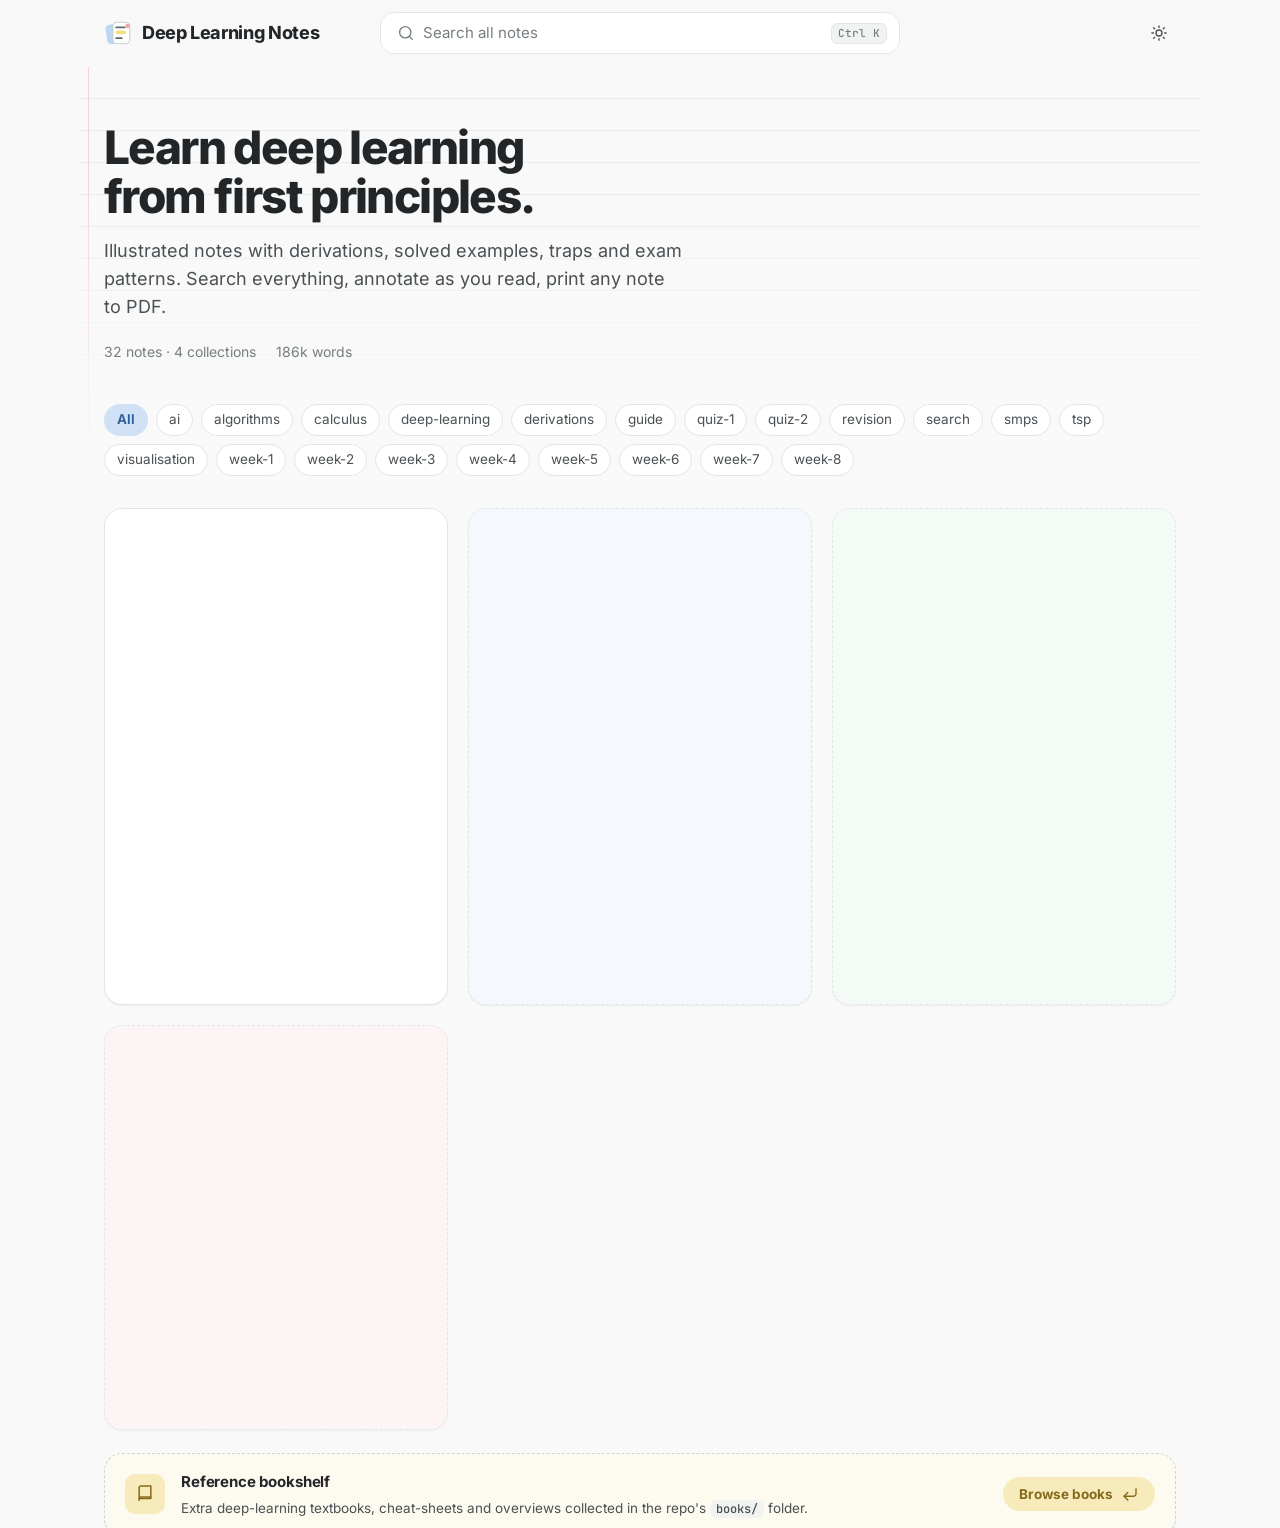
<file: index.html>
<!doctype html>
<html lang="en" data-theme="light">
<head>
  <meta charset="utf-8">
  <meta name="viewport" content="width=device-width, initial-scale=1, viewport-fit=cover">
  <title>Deep Learning Notes</title>
  <meta name="description" content="Illustrated deep learning notes with derivations, solved examples and exam patterns.">
  <meta name="color-scheme" content="light dark">
  <meta name="theme-color" content="#f8f9f8">
  <link rel="icon" href="assets/favicon.svg" type="image/svg+xml">
  <script src="config.js"></script>
  <script>
    /* Apply the saved theme before first paint (no flash). */
    (function () {
      var saved = null;
      try { saved = JSON.parse(localStorage.getItem('mg:theme')); } catch (e) {}
      var pref = saved || (window.SITE_CONFIG && SITE_CONFIG.defaultTheme) || 'system';
      var dark = pref === 'dark' || (pref === 'system' && window.matchMedia && matchMedia('(prefers-color-scheme: dark)').matches);
      document.documentElement.dataset.theme = dark ? 'dark' : 'light';
      var m = document.querySelector('meta[name="theme-color"]');
      if (m) m.content = dark ? '#222224' : '#f8f9f8';
    })();
  </script>
  <link rel="preload" href="assets/fonts/inter-latin-wght-normal.woff2" as="font" type="font/woff2" crossorigin>
  <link rel="stylesheet" href="assets/css/style.css">
  <script src="assets/js/mdmeta.js"></script>
  <link rel="modulepreload" href="assets/js/app.js">
</head>
<body data-view="home">
  <a class="skip" href="#app">Skip to content</a>

  <!-- icon sprite -->
  <svg xmlns="http://www.w3.org/2000/svg" width="0" height="0" style="position:absolute" aria-hidden="true" focusable="false">
    <symbol id="logo" viewBox="0 0 32 32">
      <rect x="2.5" y="6.5" width="17" height="21" rx="4.5" transform="rotate(-9 11 17)" fill="#bcd6f3"/>
      <rect x="9.5" y="4.5" width="18" height="23" rx="4.5" fill="#ffffff" stroke="#c5d3cb" stroke-width="1.2"/>
      <rect x="12.5" y="13.2" width="11" height="4.2" rx="2.1" fill="#f6df83"/>
      <path d="M13 10h9M13 21.5h6" stroke="#5c6b64" stroke-width="1.9" stroke-linecap="round" fill="none"/>
      <circle cx="25" cy="8.5" r="2.4" fill="#f2a6a6"/>
    </symbol>
    <symbol id="i-search" viewBox="0 0 24 24"><circle cx="11" cy="11" r="7.5"/><path d="m20.5 20.5-4.2-4.2"/></symbol>
    <symbol id="i-sun" viewBox="0 0 24 24"><circle cx="12" cy="12" r="4"/><path d="M12 2.5v2M12 19.5v2M4.9 4.9l1.4 1.4M17.7 17.7l1.4 1.4M2.5 12h2M19.5 12h2M6.3 17.7l-1.4 1.4M19.1 4.9l-1.4 1.4"/></symbol>
    <symbol id="i-moon" viewBox="0 0 24 24"><path d="M20.5 14.2A8.5 8.5 0 1 1 9.8 3.5a6.6 6.6 0 0 0 10.7 10.7Z"/></symbol>
    <symbol id="i-back" viewBox="0 0 24 24"><path d="m11 5-7 7 7 7M4 12h16"/></symbol>
    <symbol id="i-print" viewBox="0 0 24 24"><path d="M7 9V3h10v6"/><path d="M7 17H5a2 2 0 0 1-2-2v-4a2 2 0 0 1 2-2h14a2 2 0 0 1 2 2v4a2 2 0 0 1-2 2h-2"/><rect x="7" y="14" width="10" height="7" rx="1"/></symbol>
    <symbol id="i-highlighter" viewBox="0 0 24 24"><path d="m9 11-6 6v3h9l3-3"/><path d="m22 12-4.6 4.6a2 2 0 0 1-2.8 0l-5.2-5.2a2 2 0 0 1 0-2.8L14 4"/></symbol>
    <symbol id="i-panel" viewBox="0 0 24 24"><rect x="3" y="3.5" width="18" height="17" rx="3"/><path d="M9 3.5v17"/></symbol>
    <symbol id="i-pin" viewBox="0 0 24 24"><path d="M12 16.5V22"/><path d="M8.5 10.2a2 2 0 0 1-1.1 1.8l-1.8.9A2 2 0 0 0 4.5 14.7v.8a1 1 0 0 0 1 1h13a1 1 0 0 0 1-1v-.8a2 2 0 0 0-1.1-1.8l-1.8-.9a2 2 0 0 1-1.1-1.8V6.5a1 1 0 0 1 1-1 2 2 0 0 0 0-3.5H8.5a2 2 0 0 0 0 3.5 1 1 0 0 1 1 1z"/></symbol>
    <symbol id="i-x" viewBox="0 0 24 24"><path d="M18 6 6 18M6 6l12 12"/></symbol>
    <symbol id="i-copy" viewBox="0 0 24 24"><rect x="8" y="8" width="13" height="13" rx="2.5"/><path d="M4 16V5.5A1.5 1.5 0 0 1 5.5 4H16"/></symbol>
    <symbol id="i-check" viewBox="0 0 24 24"><path d="m4.5 12.5 5 5L19.5 7"/></symbol>
    <symbol id="i-trash" viewBox="0 0 24 24"><path d="M4 6.5h16M18.5 6.5V19a2 2 0 0 1-2 2h-9a2 2 0 0 1-2-2V6.5M9 6.5V4.5a1.5 1.5 0 0 1 1.5-1.5h3A1.5 1.5 0 0 1 15 4.5v2"/></symbol>
    <symbol id="i-note" viewBox="0 0 24 24"><path d="M20.5 15.5a2 2 0 0 1-2 2H8l-4.5 4V5.5a2 2 0 0 1 2-2h13a2 2 0 0 1 2 2z"/></symbol>
    <symbol id="i-maximize" viewBox="0 0 24 24"><path d="M8.5 3.5H5.5a2 2 0 0 0-2 2v3M20.5 8.5v-3a2 2 0 0 0-2-2h-3M3.5 15.5v3a2 2 0 0 0 2 2h3M15.5 20.5h3a2 2 0 0 0 2-2v-3"/></symbol>
    <symbol id="i-plus" viewBox="0 0 24 24"><path d="M5 12h14M12 5v14"/></symbol>
    <symbol id="i-minus" viewBox="0 0 24 24"><path d="M5 12h14"/></symbol>
    <symbol id="i-download" viewBox="0 0 24 24"><path d="M20.5 15v4a2 2 0 0 1-2 2h-13a2 2 0 0 1-2-2v-4M7.5 10.5 12 15l4.5-4.5M12 15V3.5"/></symbol>
    <symbol id="i-upload" viewBox="0 0 24 24"><path d="M20.5 15v4a2 2 0 0 1-2 2h-13a2 2 0 0 1-2-2v-4M7.5 8 12 3.5 16.5 8M12 3.5V15"/></symbol>
    <symbol id="i-undo" viewBox="0 0 24 24"><path d="M3.5 7.5v5.5H9"/><path d="M20.5 17a8.5 8.5 0 0 0-8.5-8.5A8.5 8.5 0 0 0 5.9 11l-2.4 2"/></symbol>
    <symbol id="i-file" viewBox="0 0 24 24"><path d="M14.5 2.5H6.5a2 2 0 0 0-2 2v15a2 2 0 0 0 2 2h11a2 2 0 0 0 2-2V7.5z"/><path d="M14 2.5V8h5.5M8.5 13h7M8.5 17h5"/></symbol>
    <symbol id="i-folder" viewBox="0 0 24 24"><path d="M3.5 6.5a2 2 0 0 1 2-2h4l2 2.5h7a2 2 0 0 1 2 2v8a2 2 0 0 1-2 2h-13a2 2 0 0 1-2-2z"/><path d="M3.5 10.5h17"/></symbol>
    <symbol id="i-book" viewBox="0 0 24 24"><path d="M5 4.5a2 2 0 0 1 2-2h12v15H7a2 2 0 0 0-2 2V4.5z"/><path d="M5 17.5a2 2 0 0 1 2-2h12"/></symbol>
    <symbol id="i-enter" viewBox="0 0 24 24"><path d="M20 5v6.5a3.5 3.5 0 0 1-3.5 3.5H4"/><path d="m9 10-5 5 5 5"/></symbol>
    <symbol id="i-updown" viewBox="0 0 24 24"><path d="m8 9 4-4 4 4M8 15l4 4 4-4"/></symbol>
  </svg>

  <header class="site-header" id="siteHeader">
    <div class="hdr">
      <a class="brand" href="#/" aria-label="Home">
        <svg width="30" height="30" aria-hidden="true"><use href="#logo"/></svg>
        <span id="brandName">Deep Learning Notes</span>
      </a>
      <button class="search-trigger" id="searchOpen" type="button" aria-label="Search all notes" aria-haspopup="dialog">
        <svg class="i" aria-hidden="true"><use href="#i-search"/></svg>
        <span>Search all notes</span>
        <kbd id="searchKbd">/</kbd>
      </button>
      <div class="hdr-actions">
        <button class="icon-btn theme-btn" id="themeBtn" type="button" aria-label="Toggle light and dark theme" title="Toggle theme">
          <svg class="i i-sun" aria-hidden="true"><use href="#i-sun"/></svg>
          <svg class="i i-moon" aria-hidden="true"><use href="#i-moon"/></svg>
        </button>
      </div>
    </div>
  </header>

  <main id="app" tabindex="-1"></main>

  <footer class="site-footer">
    <p>Made by <a href="https://atharvk.pages.dev" target="_blank" rel="noopener noreferrer">1mystic</a></p>
    <p>To contribute, visit <a href="https://github.com/1mystic/Deep-Learning-Notes/contribute.md" target="_blank" rel="noopener noreferrer">the contribution guide</a>.</p>
  </footer>

  <noscript><div class="notice"><h2>JavaScript is required</h2><p>This site renders markdown notes in your browser.</p></div></noscript>
  <script type="module" src="assets/js/app.js"></script>
</body>
</html>
</file>
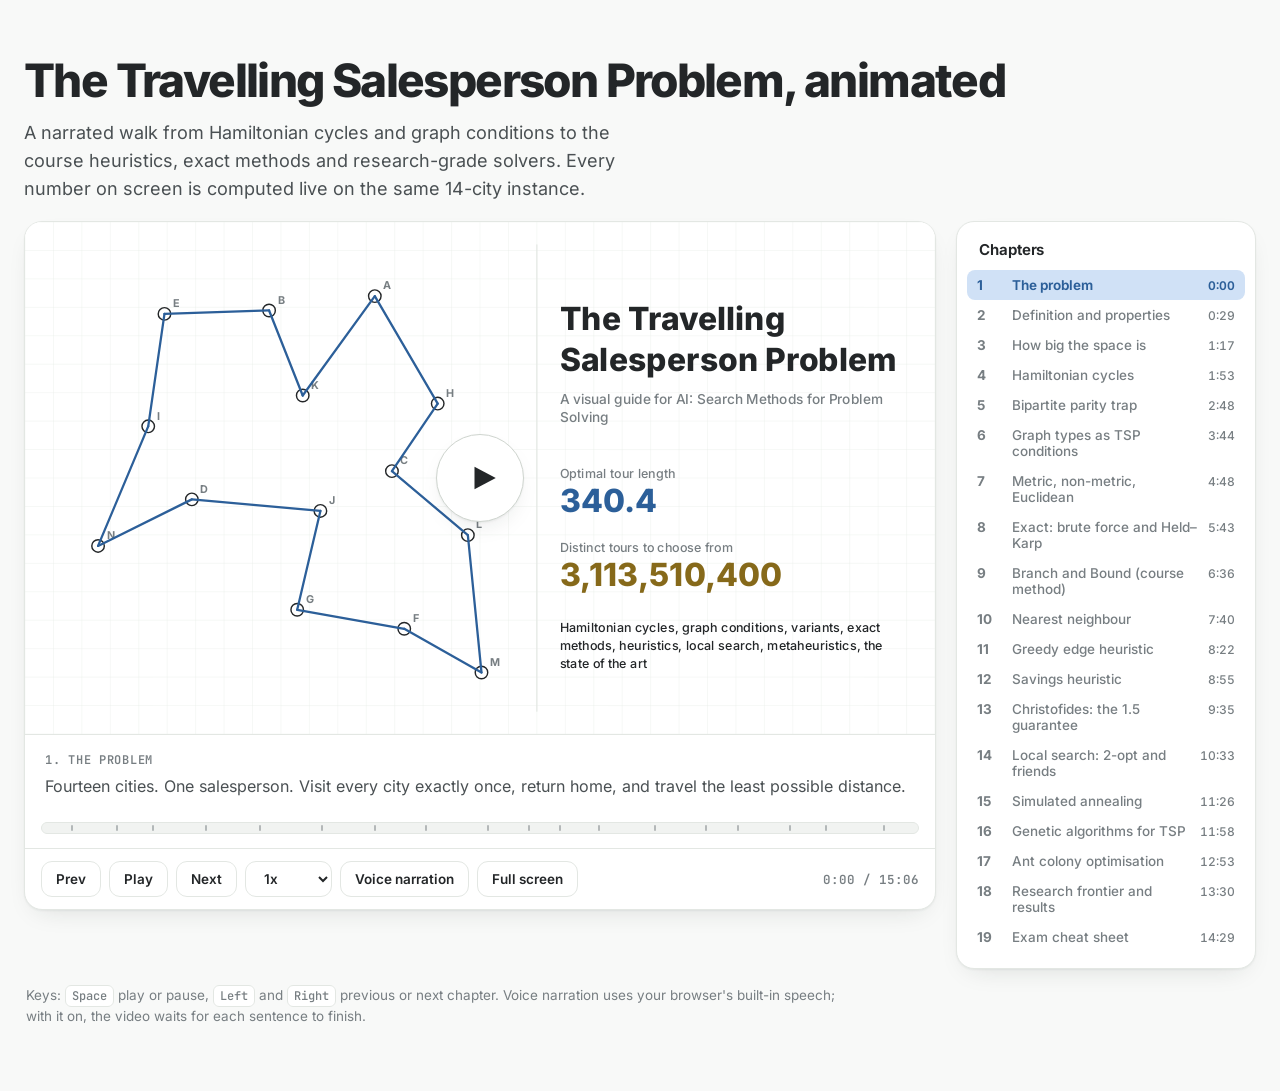
<file: algorithmic-search/tsp-hamiltonian-cycles.html>
<!doctype html>
<html lang="en">
<head>
<meta charset="utf-8">
<meta name="viewport" content="width=device-width, initial-scale=1, viewport-fit=cover">
<title>TSP, visually: from Hamiltonian cycles to research-grade solvers</title>
<link rel="icon" href="../assets/favicon.svg" type="image/svg+xml">
<link rel="preload" href="../assets/fonts/inter-latin-wght-normal.woff2" as="font" type="font/woff2" crossorigin>
<style>
@font-face {
  font-family: "Inter"; font-style: normal; font-weight: 100 900; font-display: swap;
  src: url("../assets/fonts/inter-latin-wght-normal.woff2") format("woff2");
  unicode-range: U+0000-00FF, U+0131, U+0152-0153, U+02BB-02BC, U+02C6, U+02DA, U+02DC, U+0304, U+0308, U+0329, U+2000-206F, U+20AC, U+2122, U+2191, U+2193, U+2212, U+2215, U+FEFF, U+FFFD;
}
@font-face {
  font-family: "JetBrains Mono"; font-style: normal; font-weight: 100 800; font-display: swap;
  src: url("../assets/fonts/jetbrains-mono-latin-wght-normal.woff2") format("woff2");
  unicode-range: U+0000-00FF, U+0131, U+0152-0153, U+02BB-02BC, U+02C6, U+02DA, U+02DC, U+0304, U+0308, U+0329, U+2000-206F, U+20AC, U+2122, U+2191, U+2193, U+2212, U+2215, U+FEFF, U+FFFD;
}
:root{
  --font:"Readex Pro","Inter",-apple-system,BlinkMacSystemFont,"Segoe UI","Helvetica Neue",Helvetica,Roboto,Arial,sans-serif;
  --mono:"JetBrains Mono",ui-monospace,SFMono-Regular,Menlo,Consolas,monospace;
  --bg:#f8f9f8; --panel:#ffffff; --ink:#232628; --fg-2:#4a5053; --muted:#777e82; --grid:#e3e7e3;
  --route:#2c5f99; --gold:#86691a; --teal:#2e6a46; --rose:#a44a4d; --chip:#f1f3f1;
  --line-strong:#cfd5cf; --blue:#d0e1f6; --blue-ink:#2c5f99;
  --shadow:0 1px 2px rgba(25,40,32,.05),0 10px 28px -14px rgba(25,40,32,.18);
  box-sizing:border-box; padding-top:env(safe-area-inset-top,0px); padding-bottom:env(safe-area-inset-bottom,0px);
}
@media (prefers-color-scheme: dark){
  :root:not([data-theme="light"]){
    --bg:#222224; --panel:#29292c; --ink:#ececee; --fg-2:#c8c8ce; --muted:#9a9aa3; --grid:#36363b;
    --route:#a9c8ee; --gold:#ecd990; --teal:#a9d9b6; --rose:#f0b3b3; --chip:#303034;
    --line-strong:#484850; --blue:#27374c; --blue-ink:#a9c8ee;
    --shadow:0 1px 2px rgba(0,0,0,.3),0 10px 28px -14px rgba(0,0,0,.6);
  }
}
:root[data-theme="dark"]{
  --bg:#222224; --panel:#29292c; --ink:#ececee; --fg-2:#c8c8ce; --muted:#9a9aa3; --grid:#36363b;
  --route:#a9c8ee; --gold:#ecd990; --teal:#a9d9b6; --rose:#f0b3b3; --chip:#303034;
  --line-strong:#484850; --blue:#27374c; --blue-ink:#a9c8ee;
  --shadow:0 1px 2px rgba(0,0,0,.3),0 10px 28px -14px rgba(0,0,0,.6);
}
html{scroll-padding-top:env(safe-area-inset-top,0px)}
*{box-sizing:border-box}
* { scrollbar-width: thin; scrollbar-color: var(--line-strong) transparent; }
*::-webkit-scrollbar { width: 10px; height: 10px; }
*::-webkit-scrollbar-track { background: transparent; }
*::-webkit-scrollbar-thumb { background: var(--line-strong); border-radius: 999px; border: 3px solid transparent; background-clip: content-box; }
*::-webkit-scrollbar-thumb:hover { background: var(--muted); border: 3px solid transparent; background-clip: content-box; }
body{margin:0;background:var(--bg);color:var(--ink);font-family:var(--font);font-size:16px;line-height:1.6;-webkit-font-smoothing:antialiased;text-rendering:optimizeLegibility}
.wrap{max-width:1440px;margin:0 auto;padding:56px 24px 64px}
header h1{font-size:clamp(30px,4.8vw,46px);line-height:1.07;letter-spacing:-.035em;font-weight:800;margin:0 0 14px;text-wrap:balance}
header p{margin:0 0 18px;color:var(--fg-2);font-size:18px;line-height:1.55;max-width:54ch;text-wrap:pretty}
.layout{display:grid;grid-template-columns:minmax(0,1fr) 300px;gap:20px;align-items:start}
@media (max-width:980px){.layout{grid-template-columns:1fr}}
.player{background:var(--panel);border:1px solid var(--grid);border-radius:18px;overflow:hidden;box-shadow:var(--shadow)}
.stage{position:relative;width:100%;aspect-ratio:16/9;background:var(--panel)}
.stage canvas{position:absolute;inset:0;width:100%;height:100%;display:block}
.bigplay{position:absolute;inset:0;margin:auto;width:88px;height:88px;border-radius:50%;border:1.5px solid var(--line-strong);background:var(--panel);color:var(--ink);cursor:pointer;display:grid;place-items:center;box-shadow:var(--shadow);transition:transform .15s,border-color .15s}
.bigplay:hover{transform:scale(1.04);border-color:var(--blue-ink)}
.bigplay svg{width:34px;height:34px;margin-left:5px}
.bigplay.hide{display:none}
.caption{min-height:5.4em;padding:16px 20px;border-top:1px solid var(--grid);font-size:16px;line-height:1.6;color:var(--fg-2)}
.caption .ct{font-family:var(--mono);font-weight:600;font-size:12px;color:var(--muted);display:block;margin-bottom:4px;letter-spacing:.06em;text-transform:uppercase}
.controls{display:flex;flex-wrap:wrap;gap:8px;align-items:center;padding:12px 16px;border-top:1px solid var(--grid)}
.controls button,.controls select{font:600 13.5px var(--font);color:var(--ink);background:var(--panel);border:1px solid var(--grid);border-radius:11px;padding:0 14px;height:36px;cursor:pointer;transition:background .15s,border-color .15s}
.controls button:hover,.controls select:hover{border-color:var(--line-strong)}
.controls button[aria-pressed="true"]{background:var(--blue);color:var(--blue-ink);border-color:transparent}
.controls button:focus-visible,.controls select:focus-visible,.chap button:focus-visible,.bigplay:focus-visible,.bar:focus-visible{outline:2px solid var(--blue-ink);outline-offset:2px}
.time{font:600 12.5px var(--mono);color:var(--muted);margin-left:auto;font-variant-numeric:tabular-nums}
.bar{position:relative;height:12px;margin:2px 16px 14px;cursor:pointer;border-radius:999px;background:var(--chip);border:1px solid var(--grid)}
.bar .fill{position:absolute;left:0;top:0;bottom:0;border-radius:inherit;background:var(--route)}
.bar .tick{position:absolute;top:2px;bottom:2px;width:2px;background:var(--muted);opacity:.5;border-radius:2px}
.chap{background:var(--panel);border:1px solid var(--grid);border-radius:18px;padding:12px 10px 16px;max-height:calc(100vh - 40px);overflow:auto;box-shadow:var(--shadow)}
.chap h2{font-size:15px;margin:4px 12px 8px;font-weight:650;letter-spacing:-.005em}
.chap ol{list-style:none;margin:0;padding:0;counter-reset:c}
.chap li{counter-increment:c}
.chap button{width:100%;text-align:left;display:grid;grid-template-columns:2em 1fr auto;gap:8px;align-items:baseline;background:none;border:0;border-radius:8px;padding:7px 10px;color:var(--muted);font:500 13.5px var(--font);cursor:pointer;transition:background .12s,color .12s}
.chap button::before{content:counter(c);color:var(--muted);font-weight:700}
.chap button:hover{color:var(--ink);background:var(--chip)}
.chap button span{color:var(--muted);font-size:12px;font-variant-numeric:tabular-nums}
.chap button.on{background:var(--blue);color:var(--blue-ink);font-weight:650}
.chap button.on::before,.chap button.on span{color:var(--blue-ink)}
.note{color:var(--muted);font-size:13.5px;margin:16px 2px 0;line-height:1.55;max-width:90ch}
kbd{font:500 12px var(--mono);border:1px solid var(--grid);background:var(--panel);color:var(--muted);border-radius:6px;padding:2px 6px}
@media (max-width:760px){
  .wrap{padding:40px 16px 56px}
  header p{font-size:16.5px}
  .layout{gap:16px}
  .caption{min-height:0;font-size:15px}
}
</style>
</head>
<body>
<div class="wrap">
<header>
  <h1>The Travelling Salesperson Problem, animated</h1>
  <p>A narrated walk from Hamiltonian cycles and graph conditions to the course heuristics, exact methods and research-grade solvers. Every number on screen is computed live on the same 14-city instance.</p>
</header>
<div class="layout">
  <div class="player">
    <div class="stage" id="stage">
      <canvas id="cv" aria-label="Animated TSP explanation"></canvas>
      <button class="bigplay" id="bigplay" aria-label="Play video"><svg viewBox="0 0 24 24" fill="currentColor"><path d="M6 4l15 8-15 8z"/></svg></button>
    </div>
    <div class="caption" id="cap" aria-live="polite"><span class="ct" id="capt">Chapter</span><span id="capx"></span></div>
    <div class="bar" id="bar" role="slider" tabindex="0" aria-label="Seek"><div class="fill" id="fill"></div></div>
    <div class="controls">
      <button id="prev" aria-label="Previous chapter">Prev</button>
      <button id="play">Play</button>
      <button id="next" aria-label="Next chapter">Next</button>
      <select id="rate" aria-label="Speed"><option value="0.75">0.75x</option><option value="1" selected>1x</option><option value="1.25">1.25x</option><option value="1.5">1.5x</option><option value="2">2x</option></select>
      <button id="narr" aria-pressed="false">Voice narration</button>
      <button id="fs">Full screen</button>
      <span class="time" id="time">0:00 / 0:00</span>
    </div>
  </div>
  <nav class="chap" aria-label="Chapters"><h2>Chapters</h2><ol id="chaps"></ol></nav>
</div>
<p class="note">Keys: <kbd>Space</kbd> play or pause, <kbd>Left</kbd> and <kbd>Right</kbd> previous or next chapter. Voice narration uses your browser's built-in speech; with it on, the video waits for each sentence to finish.</p>
</div>
<script>
const SEED=3;
// ---------- TSP algorithm engine (all values computed, nothing hard-coded) ----------
function mulberry32(a){return function(){a|=0;a=a+0x6D2B79F5|0;let t=Math.imul(a^a>>>15,1|a);t=t+Math.imul(t^t>>>7,61|t)^t;return((t^t>>>14)>>>0)/4294967296}}
const TSP = (function(){
  const N = 14;
  const rnd = mulberry32(SEED);
  const P = [];
  while(P.length<N){
    const p=[0.06+0.88*rnd(),0.06+0.88*rnd()];
    if(P.every(q=>Math.hypot(p[0]-q[0],p[1]-q[1])>0.17)) P.push(p);
  }
  const D = P.map(a=>P.map(b=>Math.hypot(a[0]-b[0],a[1]-b[1])*100));
  const L = t=>{let s=0;for(let i=0;i<t.length;i++)s+=D[t[i]][t[(i+1)%t.length]];return s};
  // nearest neighbour
  function nn(s){const v=new Array(N).fill(false);const t=[s];v[s]=true;let c=s;
    while(t.length<N){let b=-1;for(let j=0;j<N;j++)if(!v[j]&&(b<0||D[c][j]<D[c][b]))b=j;t.push(b);v[b]=true;c=b}return t}
  const nnTour=nn(0);
  // greedy edge
  function greedy(){const E=[];for(let i=0;i<N;i++)for(let j=i+1;j<N;j++)E.push([D[i][j],i,j]);E.sort((a,b)=>a[0]-b[0]);
    const deg=new Array(N).fill(0),par=[...Array(N).keys()];const f=x=>par[x]===x?x:(par[x]=f(par[x]));
    const log=[],acc=[];for(const [w,i,j] of E){if(acc.length===N)break;let st='ok';
      if(deg[i]>=2||deg[j]>=2)st='deg';else if(f(i)===f(j)&&acc.length<N-1)st='cycle';
      log.push({i,j,st});if(st==='ok'){deg[i]++;deg[j]++;par[f(i)]=f(j);acc.push([i,j])}}
    return {log,edges:acc}}
  function edgesToTour(edges){const adj=[...Array(N)].map(()=>[]);edges.forEach(([a,b])=>{adj[a].push(b);adj[b].push(a)});
    const t=[0];let prev=-1,c=0;while(t.length<N){const n=adj[c][0]!==prev?adj[c][0]:adj[c][1];prev=c;c=n;t.push(c)}return t}
  const gr=greedy();const greedyTour=edgesToTour(gr.edges);
  // savings (Clarke-Wright), hub 0
  function savings(){const hub=0;const S=[];for(let i=1;i<N;i++)for(let j=i+1;j<N;j++)S.push([D[hub][i]+D[hub][j]-D[i][j],i,j]);S.sort((a,b)=>b[0]-a[0]);
    let routes=[];for(let i=1;i<N;i++)routes.push([i]);const merges=[];
    const find=x=>routes.findIndex(r=>r.includes(x));
    for(const [s,i,j] of S){if(routes.length===1)break;const a=find(i),b=find(j);if(a===b)continue;
      let A=routes[a],B=routes[b];const endA=A[0]===i||A[A.length-1]===i,endB=B[0]===j||B[B.length-1]===j;if(!endA||!endB)continue;
      if(A[A.length-1]!==i)A=A.slice().reverse();if(B[0]!==j)B=B.slice().reverse();const M=A.concat(B);
      routes=routes.filter((_,k)=>k!==a&&k!==b);routes.push(M);merges.push({i,j,s,routes:routes.map(r=>r.slice())})}
    return {merges,tour:[0].concat(routes[0])}}
  const sv=savings();
  // MST (Prim)
  function prim(){const inT=new Array(N).fill(false),key=new Array(N).fill(1e9),p=new Array(N).fill(-1);key[0]=0;const E=[];
    for(let k=0;k<N;k++){let u=-1;for(let v=0;v<N;v++)if(!inT[v]&&(u<0||key[v]<key[u]))u=v;inT[u]=true;if(p[u]>=0)E.push([p[u],u]);
      for(let v=0;v<N;v++)if(!inT[v]&&D[u][v]<key[v]){key[v]=D[u][v];p[v]=u}}return E}
  const mst=prim();const mstLen=mst.reduce((s,[a,b])=>s+D[a][b],0);
  const degM=new Array(N).fill(0);mst.forEach(([a,b])=>{degM[a]++;degM[b]++});
  const odd=[...Array(N).keys()].filter(i=>degM[i]%2);
  function minMatch(V){const k=V.length,memo=new Map();
    function go(m){if(m===(1<<k)-1)return[0,[]];if(memo.has(m))return memo.get(m);let i=0;while(m>>i&1)i++;let best=[1e18,null];
      for(let j=i+1;j<k;j++)if(!(m>>j&1)){const r=go(m|1<<i|1<<j);const c=r[0]+D[V[i]][V[j]];if(c<best[0])best=[c,[[V[i],V[j]]].concat(r[1])]}
      memo.set(m,best);return best}return go(0)[1]}
  const match=minMatch(odd);
  function euler(E){const adj=[...Array(N)].map(()=>[]);E.forEach(([a,b],id)=>{adj[a].push([b,id]);adj[b].push([a,id])});
    const used=new Array(E.length).fill(false),st=[0],circ=[];while(st.length){const v=st[st.length-1];while(adj[v].length&&used[adj[v][adj[v].length-1][1]])adj[v].pop();
      if(!adj[v].length){circ.push(st.pop())}else{const [w,id]=adj[v].pop();used[id]=true;st.push(w)}}return circ}
  const eul=euler(mst.concat(match));const seen=new Set();const chrTour=[];eul.forEach(v=>{if(!seen.has(v)){seen.add(v);chrTour.push(v)}});
  // 2-opt (best improvement) from NN
  function twoOpt(t0){let t=t0.slice();const moves=[];while(true){let best=0,bi=-1,bj=-1;
      for(let i=0;i<N-1;i++)for(let j=i+2;j<N;j++){if(i===0&&j===N-1)continue;const a=t[i],b=t[i+1],c=t[j],d=t[(j+1)%N];
        const g=D[a][b]+D[c][d]-D[a][c]-D[b][d];if(g>best+1e-9){best=g;bi=i;bj=j}}
      if(bi<0)break;const before=t.slice();const a=t[bi],b=t[bi+1],c=t[bj],d=t[(bj+1)%N];
      t=t.slice(0,bi+1).concat(t.slice(bi+1,bj+1).reverse(),t.slice(bj+1));moves.push({before,after:t.slice(),rem:[[a,b],[c,d]],add:[[a,c],[b,d]],gain:best,len:L(t)})}
    return {moves,tour:t}}
  const two=twoOpt(nnTour);
  // Held-Karp optimal
  function heldKarp(){const F=1<<N;const dp=new Float64Array(F*N).fill(1e18),pr=new Int8Array(F*N).fill(-1);dp[1*N+0]=0;
    for(let m=1;m<F;m+=2)for(let j=0;j<N;j++){const cur=dp[m*N+j];if(cur>=1e18)continue;for(let k=1;k<N;k++)if(!(m>>k&1)){const nm=m|1<<k,v=cur+D[j][k];if(v<dp[nm*N+k]){dp[nm*N+k]=v;pr[nm*N+k]=j}}}
    let best=1e18,bj=-1;for(let j=1;j<N;j++){const v=dp[(F-1)*N+j]+D[j][0];if(v<best){best=v;bj=j}}
    const t=[];let m=F-1,j=bj;while(j!==-1){t.push(j);const p=pr[m*N+j];m&=~(1<<j);j=p}return t.reverse()}
  const opt=heldKarp();
  // Simulated annealing (2-opt neighbourhood)
  function sa(){const r=mulberry32(7);let t=[...Array(N).keys()];for(let i=N-1;i>0;i--){const j=Math.floor(r()*(i+1));[t[i],t[j]]=[t[j],t[i]]}
    let cur=L(t),best=t.slice(),bl=cur,T=60;const snaps=[];const iters=9000;
    for(let it=0;it<iters;it++){let i=1+Math.floor(r()*(N-1)),j=1+Math.floor(r()*(N-1));if(i>j)[i,j]=[j,i];if(i===j)continue;
      const nt=t.slice(0,i).concat(t.slice(i,j+1).reverse(),t.slice(j+1));const nl=L(nt);const dE=nl-cur;
      if(dE<0||r()<Math.exp(-dE/T)){t=nt;cur=nl;if(cur<bl){bl=cur;best=t.slice()}}T*=0.9993;
      if(it%150===0)snaps.push({t:t.slice(),T,len:cur,best:bl})}
    snaps.push({t:best.slice(),T,len:bl,best:bl});return {snaps,tour:best}}
  const saR=sa();
  // Ant System
  function aco(){const r=mulberry32(11);const tau=[...Array(N)].map(()=>new Array(N).fill(1));const a=1,b=3,rho=0.4,Q=100;let best=null,bl=1e18;const snaps=[];
    for(let it=0;it<30;it++){const tours=[];for(let k=0;k<N;k++){const s=k%N;const t=[s],v=new Set([s]);while(t.length<N){const c=t[t.length-1];const w=[];let sum=0;
          for(let j=0;j<N;j++)if(!v.has(j)){const x=Math.pow(tau[c][j],a)*Math.pow(1/D[c][j],b);w.push([j,x]);sum+=x}
          let u=r()*sum,ch=w[w.length-1][0];for(const [j,x] of w){u-=x;if(u<=0){ch=j;break}}t.push(ch);v.add(ch)}tours.push(t)}
      for(let i=0;i<N;i++)for(let j=0;j<N;j++)tau[i][j]*=1-rho;
      tours.forEach(t=>{const l=L(t);if(l<bl){bl=l;best=t.slice()}for(let i=0;i<N;i++){const x=t[i],y=t[(i+1)%N];tau[x][y]+=Q/l;tau[y][x]+=Q/l}});
      let mx=0;tau.forEach(row=>row.forEach(v=>mx=Math.max(mx,v)));snaps.push({tau:tau.map(row=>row.map(v=>v/mx)),best:best.slice(),bl})}
    return {snaps,tour:best}}
  const ac=aco();
  return {N,P,D,L,nnTour,gr,greedyTour,sv,mst,mstLen,odd,match,eul,chrTour,two,opt,saR,ac};
})();
// ---------- Branch & Bound on a 5-city matrix (course bound: sum of two cheapest edges per city / 2) ----------
const BB = (function(){
  const names=['A','B','C','D','E'];
  const M=[[0,3,1,5,8],[3,0,6,7,9],[1,6,0,4,2],[5,7,4,0,3],[8,9,2,3,0]];
  const n=5;
  function lb(path){let s=0;const pos=new Map(path.map((c,i)=>[c,i]));
    for(let c=0;c<n;c++){const fixed=[];if(pos.has(c)){const i=pos.get(c);if(i>0)fixed.push(M[c][path[i-1]]);if(i<path.length-1)fixed.push(M[c][path[i+1]])}
      if(path.length===n&&(i=>i===0||i===n-1)(pos.get(c))){fixed.push(M[path[0]][path[n-1]])}
      const exclude=new Set();if(pos.has(c)){const i=pos.get(c);if(i>0)exclude.add(path[i-1]);if(i<path.length-1)exclude.add(path[i+1])}
      const rest=[];for(let d=0;d<n;d++)if(d!==c&&!exclude.has(d))rest.push(M[c][d]);rest.sort((a,b)=>a-b);
      let k=0;while(fixed.length<2)fixed.push(rest[k++]);s+=fixed[0]+fixed[1]}return s/2}
  const rows=M.map((r,i)=>{const o=r.filter((_,j)=>j!==i).sort((a,b)=>a-b);return {two:[o[0],o[1]],sum:o[0]+o[1]}});
  const rootLB=lb([0]);
  // best-first B&B over prefixes starting at A
  let open=[{path:[0],lb:rootLB}],best=Infinity,bestPath=null;const log=[];let expanded=0,generated=1;
  while(open.length){open.sort((a,b)=>a.lb-b.lb||b.path.length-a.path.length);const nd=open.shift();
    if(nd.lb>=best){log.push({path:nd.path,lb:nd.lb,act:'prune'});continue}
    if(nd.path.length===n){const c=nd.lb;if(c<best){best=c;bestPath=nd.path}log.push({path:nd.path,lb:c,act:'tour'});continue}
    expanded++;log.push({path:nd.path,lb:nd.lb,act:'expand'});
    for(let c=1;c<n;c++)if(!nd.path.includes(c)){const p=nd.path.concat(c);generated++;open.push({path:p,lb:lb(p)})}}
  return {names,M,rows,rootLB,log,best,bestPath,expanded,generated};
})();

// ================= rendering core =================
const W=1600,H=900, FS='Inter, "Helvetica Neue", Arial, sans-serif';
const cv=document.getElementById('cv'), ctx=cv.getContext('2d');
let C={};
function readColors(){const cs=getComputedStyle(document.documentElement);['bg','panel','ink','muted','grid','route','gold','teal','rose','chip'].forEach(k=>C[k]=cs.getPropertyValue('--'+k).trim())}
readColors();
try{matchMedia('(prefers-color-scheme: dark)').addEventListener('change',()=>{readColors();render()})}catch(e){}
function resize(){const r=cv.getBoundingClientRect(),d=window.devicePixelRatio||1;cv.width=Math.round(r.width*d);cv.height=Math.round(r.height*d);render()}
const clamp=(x,a=0,b=1)=>Math.max(a,Math.min(b,x));
const ease=x=>x<.5?2*x*x:1-Math.pow(-2*x+2,2)/2;
const lin=(t,a,b)=>clamp((t-a)/(b-a));
const pr=(t,a,b)=>ease(lin(t,a,b));
function txt(s,x,y,o={}){ctx.save();ctx.font=`${o.w||500} ${o.s||24}px ${FS}`;ctx.fillStyle=o.c||C.ink;ctx.textAlign=o.a||'left';ctx.textBaseline=o.b||'alphabetic';ctx.globalAlpha=o.al??1;ctx.fillText(s,x,y);ctx.restore()}
function wrap(s,x,y,maxW,lh,o={}){ctx.save();ctx.font=`${o.w||500} ${o.s||24}px ${FS}`;const words=s.split(' ');let line='';const lines=[];
  for(const w of words){const tl=line?line+' '+w:w;if(ctx.measureText(tl).width>maxW&&line){lines.push(line);line=w}else line=tl}if(line)lines.push(line);ctx.restore();
  lines.forEach((l,i)=>txt(l,x,y+i*lh,o));return y+lines.length*lh}
function ln(x1,y1,x2,y2,c,w=2,dash=null,al=1){ctx.save();ctx.strokeStyle=c;ctx.lineWidth=w;ctx.lineCap='round';ctx.globalAlpha=al;if(dash)ctx.setLineDash(dash);ctx.beginPath();ctx.moveTo(x1,y1);ctx.lineTo(x2,y2);ctx.stroke();ctx.restore()}
function dot(x,y,r,fill,stroke,sw=2,al=1){ctx.save();ctx.globalAlpha=al;ctx.beginPath();ctx.arc(x,y,r,0,7);if(fill){ctx.fillStyle=fill;ctx.fill()}if(stroke){ctx.strokeStyle=stroke;ctx.lineWidth=sw;ctx.stroke()}ctx.restore()}
function rect(x,y,w,h,fill,stroke,sw=2,al=1){ctx.save();ctx.globalAlpha=al;if(fill){ctx.fillStyle=fill;ctx.fillRect(x,y,w,h)}if(stroke){ctx.strokeStyle=stroke;ctx.lineWidth=sw;ctx.strokeRect(x,y,w,h)}ctx.restore()}
function arrow(x1,y1,x2,y2,c,w=2.5,curve=0,al=1){ctx.save();ctx.globalAlpha=al;ctx.strokeStyle=c;ctx.fillStyle=c;ctx.lineWidth=w;const mx=(x1+x2)/2-(y2-y1)*curve,my=(y1+y2)/2+(x2-x1)*curve;
  ctx.beginPath();ctx.moveTo(x1,y1);ctx.quadraticCurveTo(mx,my,x2,y2);ctx.stroke();const a=Math.atan2(y2-my,x2-mx);ctx.beginPath();ctx.moveTo(x2,y2);ctx.lineTo(x2-14*Math.cos(a-.4),y2-14*Math.sin(a-.4));ctx.lineTo(x2-14*Math.cos(a+.4),y2-14*Math.sin(a+.4));ctx.fill();ctx.restore();return[mx,my]}
const f1=x=>x.toFixed(1), fmt=x=>x.toLocaleString('en-US');
// map
const MX=60,MY=56,MW=800,MH=790;
const {N,P,D,L}=TSP;const LET='ABCDEFGHIJKLMN';
const M=i=>[MX+P[i][0]*MW,MY+P[i][1]*MH];
const OPT=L(TSP.opt);const gap=x=>((x/OPT-1)*100).toFixed(1)+'%';
function edge(a,b,c,w=3,p=1,dash=null,al=1){const [x1,y1]=M(a),[x2,y2]=M(b);ln(x1,y1,x1+(x2-x1)*p,y1+(y2-y1)*p,c,w,dash,al)}
function cities(o={}){for(let i=0;i<N;i++){const a=o.appear?o.appear(i):1;if(a<=0)continue;const [x,y]=M(i);const col=o.col?o.col(i):null;
  dot(x,y,11*Math.min(1,a*1.3),col||C.panel,col?C.ink:C.ink,2.5,a);txt(LET[i],x+15,y-12,{s:19,w:700,c:C.muted,al:a})}}
function tour(t,p=1,c=C.route,w=4,al=1){const n=t.length,k=p*n;for(let i=0;i<n;i++){const q=clamp(k-i);if(q<=0)break;edge(t[i],t[(i+1)%n],c,w,q,null,al)}}
function panelRule(){ln(900,40,900,860,C.grid,2)}
function heading(s,y=96){txt(s,940,y,{s:34,w:800})}
function lines(arr,t,x=940,y=150,lh=40,mw=600){let yy=y;for(const it of arr){const a=pr(t,it.at,it.at+.6);if(a<=0)continue;yy=wrap(it.s,x,yy,mw,it.lh||36,{s:it.sz||26,w:it.w||500,c:it.c||C.ink,al:a})+(lh-36)}return yy}
function bg(){ctx.fillStyle=C.panel;ctx.fillRect(0,0,W,H);ctx.save();ctx.strokeStyle=C.grid;ctx.globalAlpha=.55;ctx.lineWidth=1;for(let x=0;x<=W;x+=50){ctx.beginPath();ctx.moveTo(x,0);ctx.lineTo(x,H);ctx.stroke()}for(let y=0;y<=H;y+=50){ctx.beginPath();ctx.moveTo(0,y);ctx.lineTo(W,y);ctx.stroke()}ctx.restore()}
const cap=(s)=>[Math.max(3.2,1.1+s.split(/\s+/).length*0.36),s];
const fact=n=>{let r=1n;for(let i=2n;i<=BigInt(n);i++)r*=i;return r};
const toursN=Number(fact(N-1)/2n);

// precomputed extras
const nnAll=(()=>{let best=1e9,bs=0;for(let s=0;s<N;s++){const v=new Array(N).fill(false);const t=[s];v[s]=true;let c=s;while(t.length<N){let b=-1;for(let j=0;j<N;j++)if(!v[j]&&(b<0||D[c][j]<D[c][b]))b=j;t.push(b);v[b]=true;c=b}const l=L(t);if(l<best){best=l;bs=s}}return{best,bs}})();
const matchCost=TSP.match.reduce((s,[a,b])=>s+D[a][b],0);
const eulLen=(()=>{let s=0;for(let i=0;i+1<TSP.eul.length;i++)s+=D[TSP.eul[i]][TSP.eul[i+1]];return s})();
const nnL=L(TSP.nnTour),grL=L(TSP.greedyTour),svL=L(TSP.sv.tour),chL=L(TSP.chrTour),twL=L(TSP.two.tour),saL=L(TSP.saR.tour),acL=L(TSP.ac.tour);
const nm=t=>t.map(i=>LET[i]).join(' ');

// ================= scenes =================
const SC=[];
// 1 intro
SC.push({title:'The problem',caps:[
 cap(`Fourteen cities. One salesperson. Visit every city exactly once, return home, and travel the least possible distance.`),
 cap(`That closed loop is the shortest of ${fmt(toursN)} possible tours. Finding it, and proving it is the shortest, is the Travelling Salesperson Problem.`),
 cap(`We will build the theory, the graph conditions that decide whether a tour can even exist, and every major way to solve it, from the course heuristics to research-grade solvers.`)],
 draw(t,S){cities({appear:i=>pr(t,.2+i*.09,.6+i*.09)});tour(TSP.opt,pr(t,1.8,S.at(1)-.3));panelRule();
  txt('The Travelling',940,190,{s:56,w:800,al:pr(t,.3,1.2)});txt('Salesperson Problem',940,262,{s:56,w:800,al:pr(t,.5,1.4)});
  wrap('A visual guide for AI: Search Methods for Problem Solving',940,320,600,32,{s:24,c:C.muted,al:pr(t,.8,1.8)});
  const a=pr(t,S.at(1),S.at(1)+1);txt('Optimal tour length',940,450,{s:22,c:C.muted,al:a});txt(f1(OPT),940,510,{s:56,w:800,c:C.route,al:a});
  txt('Distinct tours to choose from',940,580,{s:22,c:C.muted,al:a});txt(fmt(Math.round(toursN*pr(t,S.at(1),S.at(1)+3))),940,640,{s:56,w:800,c:C.gold,al:a});
  wrap('Hamiltonian cycles, graph conditions, variants, exact methods, heuristics, local search, metaheuristics, the state of the art',940,720,600,32,{s:22,al:pr(t,S.at(2),S.at(2)+1)});}});
// 2 definition
SC.push({title:'Definition and properties',caps:[
 cap(`Formally, TSP takes a complete graph whose edges carry costs, and asks for a Hamiltonian cycle of minimum total cost.`),
 cap(`With 14 cities the complete graph has n times n minus 1 over 2, that is 91 edges. Every tour uses exactly 14 of them, two at each city.`),
 cap(`Fix the start city and ignore direction: a symmetric instance has n minus 1 factorial over 2 distinct tours. If costs are asymmetric, direction matters and the count doubles.`),
 cap(`The decision version, is there a tour of cost at most k, is NP-complete. The optimisation version is NP-hard, and even confirming that a given tour is optimal is hard, a point your course notes contrast with SAT.`)],
 draw(t,S){const pe=pr(t,.3,S.at(1));let k=0;for(let i=0;i<N;i++)for(let j=i+1;j<N;j++){k++;if(k/91<=pe)edge(i,j,C.muted,1.2,1,null,.45)}
  if(t>S.at(1))tour(TSP.opt,pr(t,S.at(1)+.5,S.at(1)+3),C.route,4.5);cities({col:i=>t>S.at(1)+3?C.gold:null});panelRule();heading('What TSP asks');
  lines([{s:'Input: a complete graph, cost c(i, j) on every edge',at:.4},{s:'Output: a Hamiltonian cycle of minimum total cost',at:1.4},
   {s:'Edges n(n−1)/2 = 91. A tour uses n = 14 edges, degree 2 at every city.',at:S.at(1)+.3,c:C.route,w:600},
   {s:'Distinct tours: (n−1)!/2 symmetric, (n−1)! asymmetric',at:S.at(2)+.3,c:C.gold,w:600},
   {s:'Decision version: NP-complete',at:S.at(3)+.3},{s:'Optimisation version: NP-hard',at:S.at(3)+1.5},
   {s:'Trap: a SAT certificate is checked in polynomial time; a claimed optimal tour is not, since you would need to rule out every cheaper tour.',at:S.at(3)+3,c:C.rose}],t,940,160,52);}});
// 3 explosion
SC.push({title:'How big the space is',caps:[
 cap(`How fast does the space grow? On a log scale, gold bars count TSP tours, blue is the 2 to the n of a SAT problem with n variables, and teal is the work of the Held-Karp dynamic program.`),
 cap(`At thirty cities there are about 4 times 10 to the 30 tours. That is billions of times more than the number of nanoseconds since the Big Bang.`),
 cap(`So blind enumeration is out. The course moves to heuristics, lower bounds and local search, and we will follow the same path.`)],
 draw(t,S){const ns=[5,10,15,20,25,30],X0=150,X1=1520,Y0=780,Hh=620,top=32;ln(X0,Y0,X1,Y0,C.ink,2);ln(X0,Y0,X0,Y0-Hh,C.ink,2);
  for(let e=0;e<=32;e+=8){const y=Y0-e/top*Hh;ln(X0-6,y,X1,y,C.grid,1);txt('10^'+e,X0-12,y+7,{s:18,a:'right',c:C.muted})}
  const g=pr(t,.5,S.at(1)-.5),gw=(X1-X0)/ns.length;
  ns.forEach((n,i)=>{const vals=[[Math.log10(Number(fact(n-1)))-Math.log10(2),C.gold],[n*Math.log10(2),C.route],[Math.log10(n*n)+n*Math.log10(2),C.teal]];
   vals.forEach(([v,c],j)=>{const h=v/top*Hh*g,x=X0+i*gw+30+j*62;rect(x,Y0-h,52,h,c);if(g>.95)txt(v.toFixed(0),x+26,Y0-h-8,{s:16,w:700,a:'center',c:C.ink})});
   txt('n = '+n,X0+i*gw+30+93,Y0+32,{s:20,w:700,a:'center'})});
  const ny=Math.log10(13.8e9*3.156e7*1e9),a=pr(t,S.at(1),S.at(1)+1);const yy=Y0-ny/top*Hh;ln(X0,yy,X1,yy,C.rose,3,[10,8],a);txt('nanoseconds since the Big Bang ≈ 4.4 × 10^26',X0+20,yy-12,{s:22,w:700,c:C.rose,al:a});txt('log10 of the count',X0-12,Y0-Hh-20,{s:18,c:C.muted,a:'left'});
  [['TSP tours (n−1)!/2',C.gold],['SAT 2^n',C.route],['Held-Karp n²·2^n',C.teal]].forEach(([s,c],i)=>{rect(X0+20+i*330,70,22,22,c);txt(s,X0+52+i*330,89,{s:21,w:600})});}});
// 4 Hamiltonian
SC.push({title:'Hamiltonian cycles',caps:[
 cap(`A Hamiltonian cycle visits every vertex exactly once and returns to the start. TSP is the weighted, optimisation version of this yes-or-no question.`),
 cap(`Left, the walk closes cleanly. Right, a bow-tie. The centre is a cut vertex, so any closed walk covering both triangles must pass through it twice. No Hamiltonian cycle exists.`),
 cap(`Quick necessary checks: the graph must be 2-connected, meaning no cut vertex, and every vertex needs degree at least 2.`),
 cap(`Quick sufficient checks: Dirac, every degree at least n over 2. Ore, every non-adjacent pair has degrees summing to at least n. These guarantee a cycle, but failing them proves nothing.`),
 cap(`Deciding whether a Hamiltonian cycle exists is NP-complete. Do not confuse it with an Euler circuit, which uses every edge once and only needs a connected graph with all degrees even.`)],
 draw(t,S){const A=[...Array(6)].map((_,i)=>[400+175*Math.cos(i*Math.PI/3-Math.PI/2),330+175*Math.sin(i*Math.PI/3-Math.PI/2)]);
  const EA=[[0,1],[1,2],[2,3],[3,4],[4,5],[5,0],[0,3],[1,4]];EA.forEach(([a,b])=>ln(...A[a],...A[b],C.muted,2));
  const pa=pr(t,.8,S.at(1)+3);for(let i=0;i<6;i++){const q=clamp(pa*6-i);if(q>0)ln(A[i][0],A[i][1],A[i][0]+(A[(i+1)%6][0]-A[i][0])*q,A[i][1]+(A[(i+1)%6][1]-A[i][1])*q,C.route,6)}
  A.forEach((p,i)=>{dot(...p,15,pa*6>i?C.gold:C.panel,C.ink,2.5);txt(String(i+1),p[0],p[1]+6,{s:16,w:700,a:'center'})});
  txt(pa>=1?'Hamiltonian cycle found':'Searching…',400,580,{s:24,w:700,a:'center',c:pa>=1?C.route:C.muted});
  const B={L1:[960,190],L2:[960,470],C:[1160,330],R1:[1360,190],R2:[1360,470]};const EB=[['L1','L2'],['L1','C'],['L2','C'],['R1','R2'],['R1','C'],['R2','C']];
  EB.forEach(([a,b])=>ln(...B[a],...B[b],C.muted,2));const walk=['C','L1','L2','C'];const pb=pr(t,S.at(1),S.at(1)+4);
  for(let i=0;i<3;i++){const q=clamp(pb*3-i);if(q>0){const a=B[walk[i]],b=B[walk[i+1]];ln(a[0],a[1],a[0]+(b[0]-a[0])*q,a[1]+(b[1]-a[1])*q,i===2?C.rose:C.route,6)}}
  Object.entries(B).forEach(([k,p])=>{const cut=k==='C'&&pb>=1;dot(...p,15,cut?C.rose:C.panel,C.ink,2.5);txt(k==='C'?'c':k.toLowerCase(),p[0],p[1]+6,{s:16,w:700,a:'center',c:cut?C.panel:C.ink})});
  if(pb>=1){txt('c reached twice, r1 and r2 never: no cycle',1160,580,{s:24,w:700,a:'center',c:C.rose})}
  lines([{s:'Necessary: 2-connected (no cut vertex), every degree ≥ 2',at:S.at(2)+.2,w:600},
   {s:'Sufficient: Dirac, deg(v) ≥ n/2 for all v.  Ore, deg(u) + deg(v) ≥ n for every non-adjacent pair',at:S.at(3)+.2,w:600,c:C.teal},
   {s:'Hamiltonian cycle: NP-complete.  Euler circuit: connected and all degrees even, linear time.',at:S.at(4)+.2,w:600,c:C.gold}],t,140,660,46,1340);}});
// 5 bipartite
const g3=[],g34=[];for(let r=0;r<3;r++)for(let c=0;c<3;c++)g3.push([r,c]);for(let r=0;r<3;r++)for(let c=0;c<4;c++)g34.push([r,c]);
const hc34=[[0,0],[0,1],[0,2],[0,3],[1,3],[2,3],[2,2],[1,2],[1,1],[2,1],[2,0],[1,0]];
SC.push({title:'Bipartite parity trap',caps:[
 cap(`Bipartite graphs give a powerful parity trap. Colour the vertices with two colours so every edge joins different colours.`),
 cap(`Any cycle in a bipartite graph alternates colours, so a Hamiltonian cycle needs exactly as many vertices of each colour.`),
 cap(`A 3 by 3 grid has 5 gold and 4 blue, so it has no Hamiltonian cycle, and no tour if roads are only grid edges. In general an m by n grid has one only when m times n is even.`),
 cap(`The 3 by 4 grid is balanced, six and six, and the cycle appears. Likewise K two three has none, while K three three has one. K m n is Hamiltonian only when m equals n.`),
 cap(`Exam trick: whenever you see a grid, a chessboard, or any two-colourable graph, count the colours before you search.`)],
 draw(t,S){const sp=120;const P3=([r,c])=>[160+c*sp,170+r*sp],P4=([r,c])=>[880+c*sp,170+r*sp];
  const col=(r,c)=>(r+c)%2===0?C.gold:C.route;const ca=pr(t,.5,2);
  const edges=(G,F,R,Cc)=>{for(let r=0;r<R;r++)for(let c=0;c<Cc;c++){if(c+1<Cc)ln(...F([r,c]),...F([r,c+1]),C.muted,2);if(r+1<R)ln(...F([r,c]),...F([r+1,c]),C.muted,2)}};
  edges(g3,P3,3,3);edges(g34,P4,3,4);
  const ph=pr(t,S.at(3),S.at(3)+3);for(let i=0;i<12;i++){const q=clamp(ph*12-i);if(q>0){const a=P4(hc34[i]),b=P4(hc34[(i+1)%12]);ln(a[0],a[1],a[0]+(b[0]-a[0])*q,a[1]+(b[1]-a[1])*q,C.teal,7)}}
  g3.forEach(([r,c])=>dot(...P3([r,c]),17,ca>0?col(r,c):C.panel,C.ink,2.5));g34.forEach(([r,c])=>dot(...P4([r,c]),17,ca>0?col(r,c):C.panel,C.ink,2.5));
  txt('3 × 3 grid',280,120,{s:24,w:700,a:'center'});txt('3 × 4 grid',1060,120,{s:24,w:700,a:'center'});
  const a2=pr(t,S.at(2),S.at(2)+1);txt('5 gold, 4 blue',280,470,{s:26,w:800,a:'center',c:C.rose,al:a2});txt('unbalanced: impossible',280,505,{s:22,a:'center',c:C.rose,al:a2});
  const a3=pr(t,S.at(3),S.at(3)+1);txt('6 gold, 6 blue',1060,470,{s:26,w:800,a:'center',c:C.teal,al:a3});
  const a1=pr(t,S.at(1),S.at(1)+1);wrap('A cycle alternates gold, blue, gold, blue … so it needs equal counts.',560,560,520,32,{s:22,w:600,al:a1});
  // K23 / K33
  const ak=pr(t,S.at(3)+2,S.at(3)+3);if(ak>0){const kb=(x0,m,n,ok)=>{const T=[...Array(m)].map((_,i)=>[x0+(i-(m-1)/2)*90,640]),B=[...Array(n)].map((_,i)=>[x0+(i-(n-1)/2)*90,780]);
    T.forEach(a=>B.forEach(b=>ln(...a,...b,C.muted,1.8,null,ak)));T.forEach(p=>dot(...p,13,C.gold,C.ink,2,ak));B.forEach(p=>dot(...p,13,C.route,C.ink,2,ak));
    txt(`K${m},${n}: ${ok?'Hamiltonian':'not Hamiltonian'}`,x0,835,{s:22,w:700,a:'center',c:ok?C.teal:C.rose,al:ak})};kb(280,2,3,false);kb(1060,3,3,true)}
  const a4=pr(t,S.at(4),S.at(4)+1);if(a4>0){rect(1270,600,300,200,C.chip,C.ink,2,a4);wrap('Two-colourable? Count colours first. Unequal counts mean no tour, no search needed.',1290,645,260,32,{s:23,w:700,al:a4})}}});
// 6 graph types -> TSP formulation
SC.push({title:'Graph types as TSP conditions',caps:[
 cap(`Which graph you start from decides which TSP you are solving. A complete undirected graph, where c of i j equals c of j i, gives the standard symmetric TSP.`),
 cap(`Directed costs, like one-way streets or flights with different fares each way, give the asymmetric TSP. Direction now matters, so there are n minus 1 factorial tours.`),
 cap(`Missing roads? Complete the graph with very expensive edges of cost M. If the optimal tour still uses an M edge, the original graph had no Hamiltonian cycle at all.`),
 cap(`Turn that around and you get a reduction: give real edges cost 1 and non-edges cost 2. A tour of cost exactly n exists if and only if the graph is Hamiltonian, so TSP is at least as hard as the Hamiltonian cycle problem.`),
 cap(`Push the non-edge cost up to rho times n, and any rho-approximation would decide Hamiltonicity. That is why general TSP has no constant-factor approximation unless P equals NP.`)],
 draw(t,S){const pan=[[30,40],[810,40],[30,470],[810,470]];
  const pent=(x,y,r)=>[...Array(5)].map((_,i)=>[x+r*Math.cos(i*2*Math.PI/5-Math.PI/2),y+r*Math.sin(i*2*Math.PI/5-Math.PI/2)]);
  pan.forEach(([x,y],k)=>{const a=pr(t,S.at(k),S.at(k)+.8);if(a<=0)return;rect(x,y,760,390,null,C.ink,2,a);
   const V=pent(x+175,y+205,125);
   if(k===0){for(let i=0;i<5;i++)for(let j=i+1;j<5;j++)ln(...V[i],...V[j],C.route,2.5,null,a);txt('Complete + undirected',x+340,y+80,{s:26,w:800,al:a});wrap('Symmetric TSP: c(i, j) = c(j, i). Tours = (n−1)!/2.',x+340,y+130,390,32,{s:22,al:a})}
   if(k===1){const p1=[x+90,y+220],p2=[x+290,y+220];const m1=arrow(p1[0]+16,p1[1]-8,p2[0]-16,p2[1]-8,C.route,3,.35,a),m2=arrow(p2[0]-16,p2[1]+8,p1[0]+16,p1[1]+8,C.rose,3,.35,a);
     txt('4',m1[0],m1[1]+4,{s:24,w:800,a:'center',c:C.route,al:a});txt('9',m2[0],m2[1]+20,{s:24,w:800,a:'center',c:C.rose,al:a});
     [p1,p2].forEach((p,i)=>{dot(...p,16,C.panel,C.ink,2.5,a);txt(i?'Y':'X',p[0],p[1]+7,{s:18,w:700,a:'center',al:a})});
     txt('Directed costs',x+340,y+80,{s:26,w:800,al:a});wrap('Asymmetric TSP (ATSP): c(X, Y) ≠ c(Y, X). Direction matters, tours = (n−1)!.',x+340,y+130,390,32,{s:22,al:a})}
   if(k===2){const E=[[0,1],[1,2],[2,3],[3,4],[0,2],[1,3]];const all=[];for(let i=0;i<5;i++)for(let j=i+1;j<5;j++)all.push([i,j]);
     all.forEach(([i,j])=>{const real=E.some(([p,q])=>p===i&&q===j);ln(...V[i],...V[j],real?C.ink:C.rose,real?2.5:2,real?null:[8,7],a);if(!real){txt('M',(V[i][0]+V[j][0])/2+6,(V[i][1]+V[j][1])/2-6,{s:20,w:800,c:C.rose,al:a})}});
     txt('Incomplete graph',x+340,y+80,{s:26,w:800,al:a});wrap('Add missing edges with huge cost M. Optimal tour uses an M edge ⇒ original graph is not Hamiltonian.',x+340,y+130,390,32,{s:22,al:a})}
   if(k===3){const E=[[0,1],[1,2],[2,3],[3,4],[4,0],[0,2]];for(let i=0;i<5;i++)for(let j=i+1;j<5;j++){const real=E.some(([p,q])=>(p===i&&q===j)||(p===j&&q===i));ln(...V[i],...V[j],real?C.teal:C.muted,real?3:1.8,real?null:[7,7],a);
       txt(real?'1':'2',(V[i][0]+V[j][0])/2+(real?10:0),(V[i][1]+V[j][1])/2+(real?-6:16),{s:19,w:800,c:real?C.teal:C.muted,al:a})}
     txt('Reduction HC → TSP',x+340,y+80,{s:26,w:800,al:a});wrap('Edge = 1, non-edge = 2. Tour of cost n exists ⟺ G is Hamiltonian.',x+340,y+130,390,32,{s:22,al:a});
     const b=pr(t,S.at(4),S.at(4)+1);wrap('Non-edge = ρ·n ⇒ no ρ-approximation for general TSP unless P = NP.',x+340,y+245,390,32,{s:22,w:700,c:C.rose,al:b})}
   V.forEach(p=>{if(k!==1)dot(...p,12,C.panel,C.ink,2.5,a)})})}});
// 7 metric / euclidean variants
SC.push({title:'Metric, non-metric, Euclidean',caps:[
 cap(`Variants differ by what the costs obey. In a metric instance, going direct is never longer than a detour: c of a c is at most c of a b plus c of b c.`),
 cap(`That is what makes shortcutting safe. If a walk goes a, b, c and b was already visited, jumping straight from a to c can only shorten it. Christofides depends on this.`),
 cap(`Break the inequality, say a b and b c cost 2 but a c costs 10, and a shortcut can make the tour much worse. In this non-metric world no constant-factor guarantee is possible unless P equals NP.`),
 cap(`Euclidean TSP is metric, with costs given by straight-line distance. It is still NP-hard, yet it admits a 1 plus epsilon approximation scheme, and an optimal Euclidean tour never crosses itself.`)],
 draw(t,S){const a=[150,640],b=[420,250],c=[720,640];const nonm=t>S.at(2);
  const lab=(p,q,s,col,off=[0,0])=>txt(s,(p[0]+q[0])/2+off[0],(p[1]+q[1])/2+off[1],{s:26,w:800,c:col,a:'center'});
  ln(...a,...b,C.ink,3);ln(...b,...c,C.ink,3);const sc=pr(t,S.at(1)+.5,S.at(1)+2.5);
  ln(...a,a[0]+(c[0]-a[0])*Math.max(sc,t<S.at(1)?1:0),a[1],nonm?C.rose:C.route,5,t>S.at(1)?[14,9]:null);
  if(!nonm){lab(a,b,'5',C.ink,[-24,0]);lab(b,c,'5',C.ink,[26,0]);lab(a,c,'7',C.route,[0,40]);}else{lab(a,b,'2',C.ink,[-24,0]);lab(b,c,'2',C.ink,[26,0]);lab(a,c,'10',C.rose,[0,40]);}
  [[a,'a'],[b,'b'],[c,'c']].forEach(([p,s])=>{dot(...p,18,C.panel,C.ink,3);txt(s,p[0],p[1]+7,{s:20,w:800,a:'center'})});
  txt(nonm?'10 > 2 + 2: triangle inequality broken':'7 ≤ 5 + 5: triangle inequality holds',435,140,{s:26,w:800,a:'center',c:nonm?C.rose:C.route});
  if(t>S.at(1)&&!nonm)txt('shortcut a → c skips visited b, saves 3',435,760,{s:22,w:600,a:'center',c:C.route,al:sc});
  if(nonm)txt('shortcut a → c costs 10 instead of 4',435,760,{s:22,w:600,a:'center',c:C.rose});
  panelRule();heading('Variant, and the best guarantee');
  const rows=[['General (no constraints)','None: no constant factor unless P = NP',S.at(2)],['Metric (triangle inequality)','1.5 Christofides (1976). Slightly below 1.5 since 2020',S.at(0)+1],
   ['Asymmetric metric','Constant factor, first shown in 2018',S.at(2)+2],['Euclidean (plane, L2)','1 + ε for any ε: PTAS (Arora; Mitchell, 1998)',S.at(3)+.5]];
  rows.forEach(([v,g,at],i)=>{const al=pr(t,at,at+.8);const y=170+i*150;rect(940,y-40,620,128,C.chip,C.ink,1.5,al);txt(v,960,y,{s:24,w:800,al});wrap(g,960,y+38,580,30,{s:21,al,c:C.muted})});}});
// 8 Held-Karp
SC.push({title:'Exact: brute force and Held–Karp',caps:[
 cap(`Exact method one is brute force: try all ${fmt(toursN)} tours. Workable for ten cities, hopeless for twenty.`),
 cap(`Held and Karp's dynamic program, from 1962, stores C of S comma j: the cheapest path that starts at city A, visits exactly the set S, and ends at j.`),
 cap(`Each state looks back one step: C of S j is the minimum over i in S of C of S minus j, ending at i, plus d of i j. There are about n times 2 to the n states, so order n squared 2 to the n time and n 2 to the n memory.`),
 cap(`For our 14 cities that is ${fmt(13*8192)} states, solved in milliseconds. This is the true optimum, ${f1(OPT)} units, and every heuristic from here on is measured against it.`)],
 draw(t,S){if(t<S.at(1)){const r=mulberry32(Math.floor(t*12)+5);const p=[...Array(N).keys()];for(let i=N-1;i>0;i--){const j=Math.floor(r()*(i+1));[p[i],p[j]]=[p[j],p[i]]}tour(p,1,C.muted,2.2,.8);
    txt('random tour, length '+f1(L(p)),MX+MW/2,MY+MH+30,{s:22,a:'center',c:C.muted})}
  if(t>S.at(3))tour(TSP.opt,pr(t,S.at(3),S.at(3)+3),C.route,5);cities();panelRule();heading('Held–Karp dynamic program');
  lines([{s:'C(S, j) = cheapest path A → … → j visiting exactly S',at:S.at(1)+.3,w:600},
   {s:'C(S, j) = min over i ∈ S∖{j} of  C(S∖{j}, i) + d(i, j)',at:S.at(2)+.2,w:700,c:C.route},
   {s:'Answer = min over j of  C(all, j) + d(j, A)',at:S.at(2)+1.5,w:600},
   {s:'Time O(n²·2ⁿ), memory O(n·2ⁿ)',at:S.at(2)+3,w:700,c:C.teal}],t,940,150,52);
  const bx=950,by=640,bw=40;const pg=pr(t,S.at(2),S.at(3));let mx=0;const cnt=[];const ch=(n,k)=>{let r=1;for(let i=1;i<=k;i++)r=r*(n-k+i)/i;return r};for(let k=1;k<=13;k++){cnt.push(ch(13,k)*k);mx=Math.max(mx,ch(13,k)*k)}
  if(pg>0){txt('states by subset size |S|',bx,by-150,{s:20,c:C.muted});cnt.forEach((v,i)=>{const h=v/mx*130*clamp(pg*13-i);rect(bx+i*45,by-h,bw,h,C.teal);txt(String(i+1),bx+i*45+bw/2,by+24,{s:16,a:'center',c:C.muted})})}
  const a=pr(t,S.at(3),S.at(3)+1);txt('Optimal: '+f1(OPT),940,770,{s:40,w:800,c:C.route,al:a});txt(nm(TSP.opt),940,810,{s:20,c:C.muted,al:a})}});
// 9 Branch & bound
SC.push({title:'Branch and Bound (course method)',caps:[
 cap(`Branch and Bound, as in the course: every partial tour stands for a set of complete tours, tagged with a lower bound on their cost. Always refine the set with the cheapest estimate.`),
 cap(`The bound: each city in a tour uses exactly two edges, so add each row's two smallest entries and halve. Here 4 plus 9 plus 3 plus 7 plus 5 is 28, so no tour can cost less than ${BB.rootLB}.`),
 cap(`Fixing a prefix forces its edges into the bound, which can only raise it. Best-first refinement reaches the tour ${BB.bestPath.map(i=>BB.names[i]).join(' ')} A, with cost ${BB.best}.`),
 cap(`Every remaining set now has a bound of at least ${BB.best}, so it is pruned without being opened. ${BB.expanded} expansions instead of the 65 nodes of the full permutation tree, and the answer is provably optimal.`),
 cap(`A tighter bound prunes more but costs more to compute at each node. That trade-off drives Branch and Bound, A star and Concorde alike.`)],
 draw(t,S){const x0=110,y0=150,cs=78;const n=5,nmz=BB.names;
  nmz.forEach((s,i)=>{txt(s,x0+i*cs+cs/2,y0-16,{s:22,w:800,a:'center'});txt(s,x0-24,y0+i*cs+cs/2+8,{s:22,w:800,a:'center'})});
  const hp=pr(t,S.at(1),S.at(1)+5);
  for(let i=0;i<n;i++){const two=BB.rows[i].two.slice();const done=hp*5>i;for(let j=0;j<n;j++){const v=BB.M[i][j];let hl=false;if(done&&i!==j){const k=two.indexOf(v);if(k>=0){hl=true;two.splice(k,1)}}
     rect(x0+j*cs,y0+i*cs,cs-6,cs-6,hl?C.gold:C.chip,C.ink,1.5);txt(i===j?'—':String(v),x0+j*cs+(cs-6)/2,y0+i*cs+cs/2+5,{s:24,w:hl?800:500,a:'center',c:hl?C.panel:C.ink})}
   if(done)txt(BB.rows[i].two.join(' + ')+' = '+BB.rows[i].sum,x0+5*cs+20,y0+i*cs+cs/2+5,{s:22,w:600})}
  const a=pr(t,S.at(1)+5,S.at(1)+6);txt(`LB = 28 / 2 = ${BB.rootLB}`,x0,y0+5*cs+46,{s:30,w:800,c:C.gold,al:a});
  const b=pr(t,S.at(3),S.at(3)+1);txt(`Best tour ${BB.bestPath.map(i=>nmz[i]).join('–')}–A = ${BB.best}`,x0,y0+5*cs+110,{s:26,w:800,c:C.route,al:pr(t,S.at(2)+3,S.at(2)+4)});
  wrap(`Expanded ${BB.expanded}, generated ${BB.generated}, full tree 65. Provably optimal.`,x0,y0+5*cs+160,600,32,{s:23,w:600,c:C.teal,al:b});
  ln(760,60,760,860,C.grid,2);txt('Open list, best first',800,92,{s:26,w:800});
  const k=Math.floor(lin(t,S.at(2),S.at(3)+2)*BB.log.length);
  BB.log.forEach((e,i)=>{if(i>=k)return;const col=e.act==='expand'?C.ink:e.act==='tour'?C.route:C.rose;const lab=e.act==='expand'?'expand':e.act==='tour'?'complete':'prune';
   const y=130+i*31;txt(lab,800,y,{s:19,w:700,c:col});txt(e.path.map(q=>nmz[q]).join(' '),920,y,{s:19,w:600,c:col});txt('LB '+e.lb,1150,y,{s:19,c:col});
   if(e.act==='prune')txt(`≥ ${BB.best}`,1240,y,{s:19,c:C.rose})});}});
// 10 NN
const nnSteps=TSP.nnTour;
SC.push({title:'Nearest neighbour',caps:[
 cap(`Constructive heuristic one, nearest neighbour. Start at A and keep moving to the closest city you have not visited yet.`),
 cap(`Each step is a greedy, local decision. The whole construction costs order n squared, and it never looks back.`),
 cap(`The catch shows at the end. Cities skipped early must be collected later, and the closing edge home is often long. Nearest neighbour finishes at ${f1(nnL)}, which is ${gap(nnL)} above optimal.`),
 cap(`Trick: run it from every start city and keep the best. Here the best start is ${LET[nnAll.bs]}, giving ${f1(nnAll.best)}. Still fast, and it removes the luck of the starting point.`)],
 draw(t,S){const pg=lin(t,.8,S.at(2)-.3);const steps=N-1;const k=pg*steps;const cur=Math.min(steps,Math.floor(k));
  for(let i=0;i<Math.min(cur,steps);i++)edge(nnSteps[i],nnSteps[i+1],C.route,4.5);
  if(cur<steps){const c=nnSteps[cur];const vis=new Set(nnSteps.slice(0,cur+1));const fr=k-cur;
    for(let j=0;j<N;j++)if(!vis.has(j))edge(c,j,C.muted,1.5,1,[5,6],.7*(1-fr));edge(c,nnSteps[cur+1],C.gold,5,ease(clamp(fr*1.6-.5)))}
  const ce=pr(t,S.at(2),S.at(2)+1.5);if(ce>0)edge(nnSteps[N-1],nnSteps[0],C.rose,5,ce);
  cities({col:i=>{const ix=nnSteps.indexOf(i);return ix<=cur?(i===nnSteps[Math.min(cur,steps)]?C.gold:C.route):null}});panelRule();heading('Nearest neighbour');
  let run=0;for(let i=0;i<Math.min(cur,steps);i++)run+=D[nnSteps[i]][nnSteps[i+1]];if(ce>=1)run+=D[nnSteps[N-1]][nnSteps[0]];
  txt('Length so far',940,160,{s:22,c:C.muted});txt(f1(run),940,215,{s:52,w:800,c:ce>=1?C.rose:C.route});
  const shown=Math.min(cur,steps);for(let i=Math.max(0,shown-8);i<shown;i++){const y=270+(i-Math.max(0,shown-8))*34;txt(`${LET[nnSteps[i]]} → ${LET[nnSteps[i+1]]}   ${f1(D[nnSteps[i]][nnSteps[i+1]])}`,940,y,{s:22,c:C.ink})}
  if(ce>0)txt(`${LET[nnSteps[N-1]]} → ${LET[nnSteps[0]]}   ${f1(D[nnSteps[N-1]][nnSteps[0]])}  closing edge`,940,560,{s:23,w:800,c:C.rose,al:ce});
  const a=pr(t,S.at(2)+2,S.at(2)+3);txt(`${gap(nnL)} above optimal`,940,620,{s:30,w:800,c:C.rose,al:a});
  const b=pr(t,S.at(3),S.at(3)+1);wrap(`Best over all 14 starts: ${f1(nnAll.best)} (from ${LET[nnAll.bs]}), ${gap(nnAll.best)} above optimal`,940,690,600,34,{s:24,w:700,c:C.teal,al:b})}});
// 11 Greedy edge
SC.push({title:'Greedy edge heuristic',caps:[
 cap(`The greedy heuristic from the course: sort all 91 edges by cost, then add the shortest edge that is still allowed.`),
 cap(`An edge is rejected if it would give a city a third edge, or close a loop before every city is in it. Rejections flash with their reason.`),
 cap(`Fragments grow all over the map and finally join into one tour of ${f1(grL)}, ${gap(grL)} above optimal. It usually beats nearest neighbour because it never commits to one growing path.`)],
 draw(t,S){const log=TSP.gr.log;const pg=lin(t,.8,S.at(2)+1);const k=pg*log.length;const cur=Math.floor(k);let acc=0,rd=0,rc=0;
  for(let i=0;i<Math.min(cur,log.length);i++){const e=log[i];if(e.st==='ok'){edge(e.i,e.j,C.teal,4.5);acc++}else if(e.st==='deg')rd++;else rc++}
  let msg='';if(cur<log.length){const e=log[cur],fr=k-cur;const col=e.st==='ok'?C.teal:C.rose;edge(e.i,e.j,col,6,1,null,1-fr*.5);
    msg=`${LET[e.i]}–${LET[e.j]}  ${f1(D[e.i][e.j])}  `+(e.st==='ok'?'accepted':e.st==='deg'?'rejected: third edge at a city':'rejected: closes a loop early');}
  const deg=new Array(N).fill(0);for(let i=0;i<Math.min(cur,log.length);i++){const e=log[i];if(e.st==='ok'){deg[e.i]++;deg[e.j]++}}
  cities({col:i=>deg[i]===2?C.teal:deg[i]===1?C.gold:null});panelRule();heading('Greedy edge');
  txt('Considering',940,160,{s:22,c:C.muted});wrap(msg||'done',940,200,610,34,{s:26,w:700,c:msg.includes('rejected')?C.rose:C.teal});
  [['Accepted',acc,C.teal],['Rejected, third edge',rd,C.rose],['Rejected, early loop',rc,C.rose]].forEach(([s,v,c],i)=>{txt(s,940,330+i*60,{s:24,c:C.ink});txt(String(v),1500,330+i*60,{s:32,w:800,a:'right',c})});
  wrap('City colours: gold has one edge, teal has two (full).',940,540,600,32,{s:21,c:C.muted});
  const a=pr(t,S.at(2)+1,S.at(2)+2);txt(f1(grL),940,640,{s:52,w:800,c:C.teal,al:a});txt(`${gap(grL)} above optimal`,940,690,{s:26,w:700,al:a})}});
// 12 Savings
SC.push({title:'Savings heuristic',caps:[
 cap(`The savings heuristic of Clarke and Wright. Pick a base city, here A, and imagine n minus 1 separate round trips: base to a city and straight back.`),
 cap(`Joining two trips through a direct edge from a to b saves cost of base to a, plus cost of base to b, minus cost of a to b. Merge in order of largest saving, and only at route ends.`),
 cap(`After n minus 2 merges a single tour remains, of length ${f1(svL)}, only ${gap(svL)} above optimal. Savings is often the strongest of the simple constructive methods, as experimental studies also report.`)],
 draw(t,S){const ms=TSP.sv.merges;const pg=lin(t,S.at(1)+.3,S.at(2)+1);const k=Math.floor(pg*(ms.length+.999));
  let routes=k===0?[...Array(N-1)].map((_,i)=>[i+1]):ms[Math.min(k,ms.length)-1].routes;
  routes.forEach(r=>{if(r.length===1){edge(0,r[0],C.muted,2.2,pr(t,.5,2.5),[7,6])}else{edge(0,r[0],C.gold,3.5);for(let i=0;i+1<r.length;i++)edge(r[i],r[i+1],C.route,4.5);edge(r[r.length-1],0,C.gold,3.5)}});
  cities({col:i=>i===0?C.gold:null});panelRule();heading('Savings (Clarke–Wright)');
  wrap('s(a, b) = c(base, a) + c(base, b) − c(a, b)',940,160,600,34,{s:26,w:700,c:C.route});
  txt(`Routes: ${routes.length}    Merges done: ${Math.min(k,ms.length)} of ${N-2}`,940,230,{s:23,w:600});
  if(k>0){for(let q=Math.max(0,k-6);q<Math.min(k,ms.length);q++){const m=ms[q];const y=290+(q-Math.max(0,k-6))*40;
     txt(`s(${LET[m.i]},${LET[m.j]}) = ${f1(D[0][m.i])} + ${f1(D[0][m.j])} − ${f1(D[m.i][m.j])} = ${f1(m.s)}`,940,y,{s:21,c:q===k-1?C.route:C.muted,w:q===k-1?700:500})}}
  wrap('Dashed: untouched out-and-back trips. Gold: links to the base. Blue: merged chains.',940,560,600,30,{s:20,c:C.muted});
  const a=pr(t,S.at(2)+1.5,S.at(2)+2.5);txt(f1(svL),940,660,{s:52,w:800,c:C.route,al:a});txt(`${gap(svL)} above optimal`,940,710,{s:26,w:700,al:a})}});
// 13 Christofides
SC.push({title:'Christofides: the 1.5 guarantee',caps:[
 cap(`Christofides' algorithm, the classic guarantee for metric TSP. Step one: a minimum spanning tree. Delete one edge from the optimal tour and you get a spanning tree, so the MST costs at most OPT. Here it is ${f1(TSP.mstLen)}.`),
 cap(`Step two: mark the odd-degree vertices of the tree. By the handshake lemma there is always an even number of them. Here there are ${TSP.odd.length}.`),
 cap(`Step three: add a minimum-weight perfect matching on those vertices, costing at most half of OPT. Now every degree is even.`),
 cap(`Step four: walk an Euler circuit through the combined graph, then shortcut any repeated city. The triangle inequality guarantees shortcuts never add length.`),
 cap(`Result: at most 1.5 times optimal, guaranteed. Here it gives ${f1(chL)}, just ${gap(chL)} above. For over four decades nobody beat 1.5; in 2020 Karlin, Klein and Oveis Gharan improved it by a vanishingly small amount.`)],
 draw(t,S){const pm=lin(t,.6,S.at(1)-.3);const mst=TSP.mst;const fin=t>S.at(4);
  if(!fin){mst.forEach(([a,b],i)=>{const q=clamp(pm*mst.length-i);if(q>0)edge(a,b,C.teal,4.5,ease(q))});
   const pmt=pr(t,S.at(2),S.at(2)+2);TSP.match.forEach(([a,b])=>edge(a,b,C.gold,4.5,pmt,[10,7]));
   const pe=lin(t,S.at(3),S.at(3)+4);const eu=TSP.eul;if(pe>0){const kk=pe*(eu.length-1);const i=Math.min(eu.length-2,Math.floor(kk)),fr=kk-i;const [x1,y1]=M(eu[i]),[x2,y2]=M(eu[i+1]);dot(x1+(x2-x1)*fr,y1+(y2-y1)*fr,10,C.rose,C.ink,2)}
   const ps=pr(t,S.at(3)+4,S.at(4));if(ps>0)tour(TSP.chrTour,ps,C.route,3,.9)}
  else tour(TSP.chrTour,1,C.route,5);
  const ao=t>S.at(1);cities({col:i=>ao&&TSP.odd.includes(i)?C.gold:null});
  if(ao&&!fin)TSP.odd.forEach(i=>{const [x,y]=M(i);dot(x,y,20,null,C.gold,3,pr(t,S.at(1),S.at(1)+1))});
  panelRule();heading('Christofides (1976)');
  const L1=[{s:`1. Minimum spanning tree: ${f1(TSP.mstLen)}  (≤ OPT)`,at:.4,c:C.teal,w:700},{s:`2. Odd-degree vertices: ${TSP.odd.map(i=>LET[i]).join(', ')}`,at:S.at(1)+.3,c:C.gold,w:700},
   {s:`3. Min perfect matching: ${f1(matchCost)}  (≤ OPT/2)`,at:S.at(2)+.3,c:C.gold,w:700},{s:`4. Euler circuit: ${f1(eulLen)}, shortcut to ${f1(chL)}`,at:S.at(3)+.3,c:C.route,w:700},
   {s:`Guarantee: ≤ 1.5 × OPT = ${f1(1.5*OPT)}. Actual: ${f1(chL)}, ${gap(chL)} above.`,at:S.at(4)+.3,c:C.ink,w:800}];lines(L1,t,940,160,58);}});
// 14 2-opt
SC.push({title:'Local search: 2-opt and friends',caps:[
 cap(`Now perturbation, or local search. Start from any tour and improve it. The course calls this edge exchange: remove k edges and reconnect the pieces differently.`),
 cap(`2-opt removes two edges and reconnects by reversing the stretch between them. Red edges leave, green edges enter. Accept the move only if the tour gets shorter, and watch the crossings disappear.`),
 cap(`In the plane, a crossing can always be removed with a gain, so every 2-opt local optimum is crossing-free. From nearest neighbour's ${f1(nnL)}, ${TSP.two.moves.length} moves reach ${f1(twL)}. Here that happens to be optimal, which is not guaranteed in general.`),
 cap(`3-opt removes three edges, Or-opt slides a short chain of cities elsewhere, and swapping two cities is a special case of 4-edge exchange. Bigger neighbourhoods mean fewer local optima but more work per step.`)],
 draw(t,S){const mv=TSP.two.moves;const pg=lin(t,S.at(1)+.3,S.at(2)+.5);const k=pg*mv.length;const i=Math.floor(k),fr=k-i;
  let base,rem=[],add=[];if(t<S.at(1)+.3){base=TSP.nnTour}else if(i>=mv.length){base=TSP.two.tour}else{const m=mv[i];
    if(fr<.45){base=m.before;rem=m.rem}else if(fr<.8){base=m.before;rem=m.rem;add=m.add}else base=m.after}
  const isRem=(a,b)=>rem.some(([x,y])=>(x===a&&y===b)||(x===b&&y===a));
  for(let q=0;q<N;q++){const a=base[q],b=base[(q+1)%N];edge(a,b,isRem(a,b)?C.rose:C.route,isRem(a,b)?7:4,1,isRem(a,b)&&fr>=.45?[6,8]:null,isRem(a,b)&&fr>=.45?.6:1)}
  add.forEach(([a,b])=>edge(a,b,C.teal,7,ease(clamp((fr-.45)/.25))));cities();panelRule();heading('2-opt');
  const curL=i>=mv.length?twL:t<S.at(1)+.3?nnL:(fr<.8?L(mv[i].before):mv[i].len);
  txt('Current length',940,160,{s:22,c:C.muted});txt(f1(curL),940,215,{s:52,w:800,c:C.route});
  const done=Math.min(mv.length,i+(fr>=.8?1:0));for(let q=0;q<done;q++){const m=mv[q];txt(`move ${q+1}: −${f1(m.gain)} → ${f1(m.len)}`,940,280+q*36,{s:22,w:600,c:C.teal})}
  lines([{s:'3-opt: remove 3 edges, more reconnection options',at:S.at(3)+.3},{s:'Or-opt: move a chain of 1–3 cities elsewhere',at:S.at(3)+1.8},{s:'City swap = special case of 4-edge exchange',at:S.at(3)+3.3,c:C.gold,w:700}],t,940,560,46);}});
// 15 SA
SC.push({title:'Simulated annealing',caps:[
 cap(`Hill climbing stops at the first local optimum. Simulated annealing escapes by sometimes accepting a worse tour, with probability e to the minus delta E over T.`),
 cap(`While hot, almost anything is accepted: exploration. As T cools it becomes greedy hill climbing: exploitation. The cooling schedule is the main design choice.`),
 cap(`The tour begins as a random tangle and settles at ${f1(saL)}. On the plot, the current length jitters above the best so far while the temperature falls.`)],
 draw(t,S){const sn=TSP.saR.snaps;const pg=lin(t,.6,S.at(2)+2);const idx=Math.min(sn.length-1,Math.floor(pg*(sn.length-1)));const s=sn[idx];
  tour(s.t,1,idx===sn.length-1?C.route:C.muted,idx===sn.length-1?5:3);cities();panelRule();heading('Simulated annealing');
  wrap('Accept worse move with P = e^(−ΔE / T)',940,150,600,32,{s:25,w:700,c:C.route});
  const px=950,py=230,pw=590,ph=300;rect(px,py,pw,ph,null,C.ink,1.5);let mx=0,mn=1e9;sn.forEach(q=>{mx=Math.max(mx,q.len);mn=Math.min(mn,q.best)});const Tmax=sn[0].T;
  const plot=(fn,c,w)=>{ctx.save();ctx.strokeStyle=c;ctx.lineWidth=w;ctx.beginPath();for(let q=0;q<=idx;q++){const x=px+q/(sn.length-1)*pw,y=py+ph-(fn(sn[q]))*ph;q?ctx.lineTo(x,y):ctx.moveTo(x,y)}ctx.stroke();ctx.restore()};
  plot(q=>(q.len-mn)/(mx-mn)*.9+.05,C.muted,1.5);plot(q=>(q.best-mn)/(mx-mn)*.9+.05,C.route,3.5);plot(q=>q.T/Tmax*.9+.05,C.gold,3);
  [['current',C.muted],['best so far',C.route],['temperature',C.gold]].forEach(([n,c],i)=>{rect(px+i*200,py+ph+20,18,18,c);txt(n,px+26+i*200,py+ph+35,{s:19})});
  txt(`T = ${s.T.toFixed(2)}`,940,650,{s:28,w:700,c:C.gold});txt(`current ${f1(s.len)}    best ${f1(s.best)}`,940,700,{s:28,w:700})}});
// 16 GA
const P1='ABCDEFGH'.split(''),P2='CGEAHBFD'.split('');const naive=P1.slice(0,4).concat(P2.slice(4));
const ox=(()=>{const c=new Array(8).fill(null);for(let i=2;i<=4;i++)c[i]=P1[i];const rest=P2.filter(x=>!c.includes(x));let k=0;for(let i=0;i<8;i++)if(c[i]===null)c[i]=rest[k++];return c})();
SC.push({title:'Genetic algorithms for TSP',caps:[
 cap(`Genetic algorithms evolve a population of tours. With path representation, naive one-point crossover breaks: A B C D followed by H B F D repeats B and D and loses E and G.`),
 cap(`Order crossover fixes this. Copy a slice from parent one, here C D E, then fill the empty places with the remaining cities in the order they appear in parent two.`),
 cap(`The child ${ox.join(' ')} is a valid tour. Partially mapped crossover uses a position mapping instead, and cycle crossover keeps every city in a position it held in one of the parents.`),
 cap(`With adjacency representation, index i stores the city that follows i. Single-point crossover becomes possible, but not every array is one valid tour, so repair is needed. Expect trace questions on all of these.`)],
 draw(t,S){const cs=78,x0=480;const row=(arr,y,lab,colf,al=1)=>{txt(lab,x0-30,y+cs/2+8,{s:24,w:800,a:'right',al});arr.forEach((v,i)=>{const c=colf?colf(i,v):null;rect(x0+i*cs,y,cs-8,cs-8,c||C.chip,C.ink,2,al);if(v)txt(v,x0+i*cs+(cs-8)/2,y+cs/2+6,{s:28,w:800,a:'center',c:c&&c!==C.chip?C.panel:C.ink,al})})};
  const sl=t>S.at(1);row(P1,90,'Parent 1',(i)=>sl&&i>=2&&i<=4?C.route:null);row(P2,190,'Parent 2',(i,v)=>sl&&!['C','D','E'].includes(v)?C.teal:null);
  const a0=pr(t,.6,1.6);if(t<S.at(1)+.2){ln(x0+4*cs-4,70,x0+4*cs-4,290,C.rose,3,[8,6],a0);const dup=new Set(['B','D']);
    row(naive,330,'Naive child',(i,v)=>dup.has(v)?C.rose:null,a0);txt('B and D twice, E and G missing: invalid tour',x0,460,{s:24,w:700,c:C.rose,al:a0})}
  else{const p=lin(t,S.at(1)+.5,S.at(2));const filledSlice=p>0;const order=[0,1,5,6,7];const kk=Math.floor(clamp((p-.3)/.7)*5.999);
    const ch=new Array(8).fill('');if(filledSlice)for(let i=2;i<=4;i++)ch[i]=ox[i];for(let q=0;q<kk&&q<5;q++)ch[order[q]]=ox[order[q]];
    row(ch,330,'OX child',(i,v)=>v?(i>=2&&i<=4?C.route:C.teal):null);
    txt('Blue: slice copied from parent 1. Green: filled left to right in parent 2 order (G, A, H, B, F).',x0,460,{s:22,c:C.muted});
    if(t>S.at(2))txt(`Valid tour: ${ox.join(' ')}`,x0,510,{s:28,w:800,c:C.teal,al:pr(t,S.at(2),S.at(2)+1)})}
  const a3=pr(t,S.at(3),S.at(3)+1);if(a3>0){const y=600;txt('Adjacency representation of tour A → C → B → D → A',x0-200,y,{s:24,w:800,al:a3});
   const idx=['A','B','C','D'],val=['C','D','B','A'];idx.forEach((v,i)=>{txt(v,x0-140+i*110+35,y+40,{s:20,w:700,a:'center',c:C.muted,al:a3});rect(x0-140+i*110,y+52,70,62,C.chip,C.ink,2,a3);txt(val[i],x0-140+i*110+35,y+93,{s:26,w:800,a:'center',al:a3})});
   wrap('index[A] = C means the edge A → C is in the tour.',x0+330,y+80,700,32,{s:22,c:C.muted,al:a3})}}});
// 17 ACO
SC.push({title:'Ant colony optimisation',caps:[
 cap(`Ant colony optimisation. Each ant builds a tour step by step, picking the next city with probability proportional to pheromone to the power alpha times visibility, 1 over distance, to the power beta.`),
 cap(`After each round, pheromone evaporates by a factor of 1 minus rho, and every ant deposits Q over its tour length on the edges it used, so shorter tours leave stronger trails.`),
 cap(`Over 30 rounds the trail concentrates on good edges. A larger beta makes ants greedier, a larger rho forgets faster. Here the colony converges to ${f1(acL)}.`)],
 draw(t,S){const sn=TSP.ac.snaps;const pg=lin(t,.5,S.at(2)+1.5);const idx=Math.min(sn.length-1,Math.floor(pg*(sn.length-1)));const s=sn[idx];
  for(let i=0;i<N;i++)for(let j=i+1;j<N;j++){const v=s.tau[i][j];if(v>.03)edge(i,j,C.gold,1+9*v,1,null,.15+.85*v)}
  if(idx===sn.length-1)tour(s.best,pr(t,S.at(2)+1.5,S.at(2)+3),C.route,3);cities();panelRule();heading('Ant colony');
  wrap('p(i → j) ∝ τ(i, j)^α · (1 / d(i, j))^β',940,160,600,34,{s:25,w:700,c:C.route});
  wrap('τ ← (1 − ρ) τ, then each ant k adds Q / L_k on its edges',940,220,600,34,{s:25,w:700,c:C.gold});
  txt(`Round ${idx+1} of ${sn.length}`,940,330,{s:28,w:700});txt(`Best so far ${f1(s.bl)}`,940,380,{s:28,w:700,c:C.route});
  txt('Settings: 14 ants, α = 1, β = 3, ρ = 0.4',940,440,{s:22,c:C.muted});wrap('Edge thickness shows pheromone, scaled to the strongest edge.',940,500,600,30,{s:21,c:C.muted})}});
// 18 State of the art + results
const RES=[['Nearest neighbour',nnL],['Greedy edge',grL],['Christofides',chL],['Savings',svL],['2-opt (from NN)',twL],['Simulated annealing',saL],['Ant colony',acL],['Optimal (Held–Karp)',OPT]].sort((a,b)=>b[1]-a[1]);
SC.push({title:'Research frontier and results',caps:[
 cap(`Here is every method on our 14-city instance. Large experimental studies by Johnson and McGeoch on random Euclidean instances show the same ladder: nearest neighbour about 25 percent above optimal, greedy 15 to 20, savings about 12, Christofides about 10, 2-opt about 5, 3-opt about 3, and Lin–Kernighan about 2.`),
 cap(`Lin and Kernighan choose k on the fly: a variable-depth chain of exchanges, stopped when it stops paying. Helsgaun's LKH extends this and is the practical state of the art for near-optimal tours on huge instances.`),
 cap(`For proven optimality, Concorde uses branch and cut. Solve a linear-programming relaxation, add cutting planes such as subtour-elimination constraints, and branch only when needed. It proved optimal an 85,900-city instance in 2006.`),
 cap(`The Held–Karp one-tree bound, a smarter version of the course's two-cheapest-edges bound, typically lands within about one percent of optimal. Tight lower bounds are what make exact solving at scale possible.`)],
 draw(t,S){const x0=300,y0=100,bh=56,mx=Math.max(...RES.map(r=>r[1]));const g=pr(t,.4,3);
  RES.forEach(([n,v],i)=>{const y=y0+i*(bh+18);const w=(v/mx)*420*g;const isO=n.startsWith('Optimal');txt(n,x0-16,y+bh/2+8,{s:21,w:600,a:'right'});
   rect(x0,y,w,bh,isO?C.route:v-OPT<.05?C.teal:C.gold);if(g>.95)txt(`${f1(v)}  ${isO?'':'+'+gap(v)}`,x0+w+10,y+bh/2+8,{s:20,w:700})});
  ln(x0+(OPT/mx)*420*g,y0-10,x0+(OPT/mx)*420*g,y0+RES.length*(bh+18),C.route,2,[6,6]);panelRule();heading('Beyond the course');
  lines([{s:'Lin–Kernighan (1973): variable-depth k-opt',at:S.at(1)+.2,w:700,c:C.route},{s:'LKH (Helsgaun): best practical heuristic',at:S.at(1)+2,w:600},
   {s:'Concorde: exact branch and cut with LP relaxations and cutting planes',at:S.at(2)+.2,w:700,c:C.teal},{s:'85,900-city instance proved optimal (2006)',at:S.at(2)+3,w:600},
   {s:'Held–Karp 1-tree bound: about 1% below optimal on random Euclidean instances',at:S.at(3)+.2,w:700,c:C.gold}],t,940,160,46,600);
  wrap('Gold bars: above optimal. Teal: reached the optimum on this instance.',60,790,800,30,{s:20,c:C.muted})}});
// 19 Cheat sheet
const TR=[['No tour possible?','Grid or bipartite: unequal colour counts. Cut vertex or degree-1 vertex.'],['Counting tours','(n−1)!/2 symmetric, (n−1)! asymmetric. Edges n(n−1)/2.'],
 ['B&B bound','Sum of two smallest per row, halved. Prune when bound ≥ best found.'],['NN and greedy','Reject a third edge at a city and any loop that closes early.'],
 ['Savings','s(a,b) = c(base,a) + c(base,b) − c(a,b). Merge at ends, n−2 merges.'],['Christofides','MST ≤ OPT, matching ≤ OPT/2, needs triangle inequality: ≤ 1.5·OPT.'],
 ['2-opt','Reverse a segment. Plane local optima have no crossings. Swap = 4-edge exchange.'],['SA and ACO','Accept e^(−ΔE/T). Evaporate by (1−ρ), deposit Q/L.']];
SC.push({title:'Exam cheat sheet',caps:[
 cap(`To finish, the fast decision guide for exam pressure. First ask whether a tour can exist at all: check colour counts, cut vertices and degrees.`),
 cap(`Then count and bound: the size of the space, and the two-cheapest-edges bound for pruning. Trace constructive heuristics carefully: most marks are lost on rejected third edges and early loops.`),
 cap(`Finally, know each guarantee and what it needs. Christofides needs the triangle inequality, 2-opt optima are crossing-free only in the plane, and SA and ACO trade exploration against exploitation through T, rho and beta.`)],
 draw(t,S){txt('Exam cheat sheet',60,90,{s:40,w:800});TR.forEach(([h,b],i)=>{const col=i%2,r=Math.floor(i/2);const x=60+col*760,y=140+r*180;const at=i<2?.5+i*.8:i<5?S.at(1)+(i-2)*1.2:S.at(2)+(i-5)*1.2;const a=pr(t,at,at+.7);
   rect(x,y,730,160,C.chip,C.ink,2,a);txt(h,x+22,y+46,{s:30,w:800,c:[C.rose,C.ink,C.gold,C.route,C.route,C.teal,C.route,C.gold][i],al:a});wrap(b,x+22,y+92,690,34,{s:25,al:a})})}});
// ================= player engine =================
SC.forEach(s=>{s.starts=[0];s.caps.forEach(c=>s.starts.push(s.starts[s.starts.length-1]+c[0]));s.dur=s.starts[s.starts.length-1]+1.2;s.at=i=>s.starts[Math.min(i,s.caps.length)]});
const offs=[0];SC.forEach(s=>offs.push(offs[offs.length-1]+s.dur));const TOTAL=offs[offs.length-1];
let si=0,t=0,playing=false,started=false,rate=1,narr=false,speaking=false,lastCap=-1,last=performance.now();
const $=id=>document.getElementById(id);
const mmss=x=>{x=Math.max(0,Math.floor(x));return Math.floor(x/60)+':'+String(x%60).padStart(2,'0')};
const chaps=$('chaps');SC.forEach((s,i)=>{const li=document.createElement('li');const b=document.createElement('button');b.innerHTML=`${s.title}<span>${mmss(offs[i])}</span>`;b.onclick=()=>{go(i,0);if(!playing)play()};li.appendChild(b);chaps.appendChild(li)});
const bar=$('bar');offs.slice(1,-1).forEach(o=>{const d=document.createElement('div');d.className='tick';d.style.left=(o/TOTAL*100)+'%';bar.appendChild(d)});
function capIdx(){const s=SC[si];for(let i=s.caps.length-1;i>=0;i--)if(t>=s.starts[i])return i;return 0}
function speak(text){if(!narr||!('speechSynthesis' in window))return;speechSynthesis.cancel();const u=new SpeechSynthesisUtterance(text.replace(/ − /g,' minus ').replace(/–/g,' to '));u.rate=Math.min(1.6,0.95*rate);speaking=true;u.onend=u.onerror=()=>{speaking=false};speechSynthesis.speak(u)}
function stopSpeech(){speaking=false;if('speechSynthesis' in window)speechSynthesis.cancel()}
function updateUI(){const ci=capIdx();const s=SC[si];if(ci!==lastCap||$('capt').textContent!==`${si+1}. ${s.title}`){$('capt').textContent=`${si+1}. ${s.title}`;$('capx').textContent=s.caps[ci][1];if(playing&&ci!==lastCap)speak(s.caps[ci][1]);lastCap=ci}
  const g=offs[si]+t;$('fill').style.width=(g/TOTAL*100)+'%';$('time').textContent=`${mmss(g)} / ${mmss(TOTAL)}`;bar.setAttribute('aria-valuenow',Math.round(g));
  [...chaps.querySelectorAll('button')].forEach((b,i)=>b.classList.toggle('on',i===si));$('play').textContent=playing?'Pause':'Play'}
function render(){if(!cv.width)return;ctx.setTransform(cv.width/W,0,0,cv.height/H,0,0);bg();const s=SC[si];try{s.draw(started?t:s.dur-1.3,s)}catch(e){console.error(e)}}
function go(i,tt){stopSpeech();si=clamp(i,0,SC.length-1);t=tt;lastCap=-1;started=true;$('bigplay').classList.add('hide');updateUI();render()}
function play(){started=true;$('bigplay').classList.add('hide');if(si===SC.length-1&&t>=SC[si].dur-.01){si=0;t=0}playing=true;lastCap=-1;updateUI()}
function pause(){playing=false;stopSpeech();updateUI()}
function frame(now){const dt=Math.min(.1,(now-last)/1000);last=now;
  if(playing){const s=SC[si];let nt=t+dt*rate;const ci=capIdx();const end=s.starts[ci+1];
    if(narr&&speaking&&nt>=end-.05)nt=Math.max(t,end-.05);t=nt;
    if(t>=s.dur){if(si<SC.length-1){si++;t=0;lastCap=-1}else{t=s.dur;playing=false}}
    updateUI();render()}
  requestAnimationFrame(frame)}
$('play').onclick=()=>playing?pause():play();$('bigplay').onclick=play;
$('prev').onclick=()=>go(t>2?si:si-1,0);$('next').onclick=()=>go(si+1,0);
$('rate').onchange=e=>{rate=+e.target.value};
$('narr').onclick=e=>{narr=!narr;e.target.setAttribute('aria-pressed',narr);if(!narr)stopSpeech();else if(playing){speak(SC[si].caps[capIdx()][1])}};
$('fs').onclick=()=>{const el=$('stage');if(document.fullscreenElement)document.exitFullscreen();else if(el.requestFullscreen)el.requestFullscreen()};
function seekG(g){g=clamp(g,0,TOTAL-.01);let i=0;while(i<SC.length-1&&g>=offs[i+1])i++;const was=playing;go(i,g-offs[i]);if(was){playing=true;lastCap=-1;updateUI()}}
bar.onclick=e=>{const r=bar.getBoundingClientRect();seekG((e.clientX-r.left)/r.width*TOTAL)};
bar.onkeydown=e=>{if(e.key==='ArrowRight'){seekG(offs[si]+t+5);e.preventDefault();e.stopPropagation()}if(e.key==='ArrowLeft'){seekG(offs[si]+t-5);e.preventDefault();e.stopPropagation()}};
document.addEventListener('keydown',e=>{if(['INPUT','SELECT','TEXTAREA'].includes(e.target.tagName))return;if(e.code==='Space'&&e.target.tagName!=='BUTTON'){e.preventDefault();playing?pause():play()}
  if(e.key==='ArrowRight'&&e.target!==bar)go(si+1,0);if(e.key==='ArrowLeft'&&e.target!==bar)go(t>2?si:si-1,0)});
new ResizeObserver(resize).observe(cv);
(document.fonts?document.fonts.ready:Promise.resolve()).then(()=>{resize();updateUI()});
updateUI();requestAnimationFrame(frame);
</script></body></html>
</file>
<file: assets/css/style.css>
/* ==========================================================================
   Deep Learning Notes — styles
   Pastel accents (green / blue / red / yellow), light + dark, one stylesheet.
   ========================================================================== */

@font-face {
  font-family: "Inter"; font-style: normal; font-weight: 100 900; font-display: swap;
  src: url("../fonts/inter-latin-wght-normal.woff2") format("woff2");
  unicode-range: U+0000-00FF, U+0131, U+0152-0153, U+02BB-02BC, U+02C6, U+02DA, U+02DC, U+0304, U+0308, U+0329, U+2000-206F, U+20AC, U+2122, U+2191, U+2193, U+2212, U+2215, U+FEFF, U+FFFD;
}
@font-face {
  font-family: "Inter"; font-style: normal; font-weight: 100 900; font-display: swap;
  src: url("../fonts/inter-latin-ext-wght-normal.woff2") format("woff2");
  unicode-range: U+0100-02BA, U+02BD-02C5, U+02C7-02CC, U+02CE-02D7, U+02DD-02FF, U+0304, U+0308, U+0329, U+1D00-1DBF, U+1E00-1E9F, U+1EF2-1EFF, U+2020, U+20A0-20AB, U+20AD-20C0, U+2113, U+2C60-2C7F, U+A720-A7FF;
}
@font-face {
  font-family: "JetBrains Mono"; font-style: normal; font-weight: 100 800; font-display: swap;
  src: url("../fonts/jetbrains-mono-latin-wght-normal.woff2") format("woff2");
  unicode-range: U+0000-00FF, U+0131, U+0152-0153, U+02BB-02BC, U+02C6, U+02DA, U+02DC, U+0304, U+0308, U+0329, U+2000-206F, U+20AC, U+2122, U+2191, U+2193, U+2212, U+2215, U+FEFF, U+FFFD;
}

/* ---------- tokens ---------- */
:root {
  color-scheme: light;
  --font: "Readex Pro", "Inter", -apple-system, BlinkMacSystemFont, "Segoe UI", "Helvetica Neue", Helvetica, Roboto, Arial, sans-serif, "Apple Color Emoji", "Segoe UI Emoji", "Segoe UI Symbol";
  --mono: "JetBrains Mono", ui-monospace, SFMono-Regular, Menlo, Consolas, "Liberation Mono", monospace;

  --bg: #f8f9f8;
  --bg-glass: rgba(248, 249, 248, .86);
  --surface: #ffffff;
  --surface-2: #f1f3f1;
  --panel: #f3f5f3;
  --code-bg: #eef1ee;
  --line: #e3e7e3;
  --line-strong: #cfd5cf;
  --hover: rgba(30, 45, 38, .06);
  --fg: #232628;
  --fg-2: #4a5053;
  --muted: #777e82;
  --rule: rgba(120, 140, 130, .10);

  --green: #cde8d4;  --green-ink: #2e6a46;
  --blue: #d0e1f6;   --blue-ink: #2c5f99;
  --red: #f7d3d3;    --red-ink: #a44a4d;
  --yellow: #f8ebbb; --yellow-ink: #86691a;

  --hl-yellow: rgba(247, 222, 110, .55);
  --hl-green: rgba(150, 214, 170, .5);
  --hl-blue: rgba(150, 190, 240, .45);
  --hl-red: rgba(244, 160, 160, .42);

  --shadow-sm: 0 1px 2px rgba(25, 40, 32, .05);
  --shadow: 0 1px 2px rgba(25, 40, 32, .05), 0 10px 28px -14px rgba(25, 40, 32, .18);
  --shadow-lg: 0 2px 6px rgba(25, 40, 32, .06), 0 24px 60px -18px rgba(25, 40, 32, .28);

  /* ---- spacing system (4pt grid) ---- */
  --sp-1: 4px; --sp-2: 8px; --sp-3: 12px; --sp-4: 16px;
  --sp-5: 20px; --sp-6: 24px; --sp-8: 32px; --sp-10: 40px; --sp-14: 56px;
  --radius-sm: 10px; --radius-md: 14px; --radius-lg: 18px; --radius-pill: 999px;
}

:root[data-theme="dark"] {
  color-scheme: dark;
  --bg: #222224;
  --bg-glass: rgba(34, 34, 36, .86);
  --surface: #29292c;
  --surface-2: #303034;
  --panel: #262628;
  --code-bg: #2f2f33;
  --line: #36363b;
  --line-strong: #484850;
  --hover: rgba(255, 255, 255, .07);
  --fg: #ececee;
  --fg-2: #c8c8ce;
  --muted: #9a9aa3;
  --rule: rgba(255, 255, 255, .045);

  --green: #2a3b30;  --green-ink: #a9d9b6;
  --blue: #27374c;   --blue-ink: #a9c8ee;
  --red: #432b2d;    --red-ink: #f0b3b3;
  --yellow: #40392a; --yellow-ink: #ecd990;

  --hl-yellow: rgba(236, 217, 144, .28);
  --hl-green: rgba(169, 217, 182, .26);
  --hl-blue: rgba(169, 200, 238, .27);
  --hl-red: rgba(240, 179, 179, .26);

  --shadow-sm: 0 1px 2px rgba(0, 0, 0, .25);
  --shadow: 0 1px 2px rgba(0, 0, 0, .3), 0 10px 28px -14px rgba(0, 0, 0, .6);
  --shadow-lg: 0 2px 6px rgba(0, 0, 0, .35), 0 24px 60px -18px rgba(0, 0, 0, .75);
}

[data-c="green"]  { --c: var(--green);  --ink: var(--green-ink);  --hlc: #9bd8b0; }
[data-c="blue"]   { --c: var(--blue);   --ink: var(--blue-ink);   --hlc: #9cc3f0; }
[data-c="red"]    { --c: var(--red);    --ink: var(--red-ink);    --hlc: #f4a3a3; }
[data-c="yellow"] { --c: var(--yellow); --ink: var(--yellow-ink); --hlc: #f7de6e; }

/* ---------- base ---------- */
*, *::before, *::after { box-sizing: border-box; }
html { -webkit-text-size-adjust: 100%; scroll-padding-top: 76px; }
body {
  margin: 0; background: var(--bg); color: var(--fg); font-family: var(--font);
  font-size: 16px; line-height: 1.6; -webkit-font-smoothing: antialiased; text-rendering: optimizeLegibility;
}
html.modal-open { overflow: hidden; }
button { font: inherit; color: inherit; background: none; border: 0; padding: 0; cursor: pointer; }
a { color: inherit; }
:focus-visible { outline: 2px solid var(--blue-ink); outline-offset: 2px; border-radius: 6px; }
.sr-only { position: absolute; width: 1px; height: 1px; overflow: hidden; clip: rect(0 0 0 0); white-space: nowrap; }

/* ---------- themed scrollbars (thin, with gutter margin) ---------- */
* { scrollbar-width: thin; scrollbar-color: var(--line-strong) transparent; }
*::-webkit-scrollbar { width: 10px; height: 10px; }
*::-webkit-scrollbar-track { background: transparent; }
*::-webkit-scrollbar-thumb { background: var(--line-strong); border-radius: 999px; border: 3px solid transparent; background-clip: content-box; }
*::-webkit-scrollbar-thumb:hover { background: var(--muted); border: 3px solid transparent; background-clip: content-box; }
.skip { position: absolute; left: 12px; top: -48px; z-index: 200; background: var(--surface); padding: 8px 14px; border-radius: 10px; border: 1px solid var(--line); }
.skip:focus { top: 12px; }
[hidden] { display: none !important; }

.i { width: 18px; height: 18px; fill: none; stroke: currentColor; stroke-width: 1.8; stroke-linecap: round; stroke-linejoin: round; flex: none; }
.icon-btn {
  display: inline-grid; place-items: center; width: 34px; height: 34px; border-radius: 10px; color: var(--fg-2);
  transition: background .15s, color .15s; flex: none;
}
.icon-btn:hover { background: var(--hover); color: var(--fg); }
.icon-btn[aria-pressed="true"] { background: var(--blue); color: var(--blue-ink); }
kbd { font: 500 11px/1 var(--mono); padding: 4px 6px; border-radius: 6px; border: 1px solid var(--line); background: var(--surface-2); color: var(--muted); }
.btn {
  display: inline-flex; align-items: center; justify-content: center; gap: 7px; height: 36px; padding: 0 14px;
  border-radius: 11px; font-size: 14px; font-weight: 600; border: 1px solid var(--line); background: var(--surface);
  transition: background .15s, border-color .15s;
}
.btn:hover { background: var(--surface-2); border-color: var(--line-strong); }
.btn.primary { background: var(--blue); color: var(--blue-ink); border-color: transparent; }
.btn.primary:hover { filter: brightness(.97); }
.btn.danger { color: var(--red-ink); }

/* ---------- global header (library view) ---------- */
body[data-view="note"] .site-header { display: none; }
.site-header { position: sticky; top: 0; z-index: 20; background: var(--bg-glass); backdrop-filter: saturate(1.3) blur(12px); -webkit-backdrop-filter: saturate(1.3) blur(12px); border-bottom: 1px solid transparent; transition: border-color .2s; }
.site-header.scrolled { border-bottom-color: var(--line); }
.hdr { max-width: 1120px; margin: 0 auto; padding: var(--sp-3) var(--sp-6); display: grid; grid-template-columns: 1fr minmax(0, 520px) 1fr; align-items: center; gap: var(--sp-4); }
.brand { display: inline-flex; align-items: center; gap: var(--sp-2); text-decoration: none; font-weight: 750; font-size: 18px; letter-spacing: -.02em; justify-self: start; }
.brand svg { width: 30px; height: 30px; }
.hdr-actions { justify-self: end; display: flex; gap: var(--sp-1); }
.search-trigger {
  display: flex; align-items: center; gap: var(--sp-2); width: 100%; height: 42px; padding: 0 var(--sp-3) 0 var(--sp-4); text-align: left;
  border: 1px solid var(--line); border-radius: var(--radius-md); background: var(--surface); color: var(--muted);
  transition: border-color .15s, box-shadow .15s;
}
.search-trigger:hover { border-color: var(--line-strong); box-shadow: var(--shadow-sm); }
.search-trigger > span { flex: 1; font-size: 15px; white-space: nowrap; overflow: hidden; text-overflow: ellipsis; }

.theme-btn .i-moon { display: none; }
:root[data-theme="dark"] .theme-btn .i-sun { display: none; }
:root[data-theme="dark"] .theme-btn .i-moon { display: block; }

/* ---------- library ---------- */
.home { position: relative; max-width: 1120px; margin: 0 auto; padding: 0 var(--sp-6) var(--sp-14); }
.home-bg {
  position: absolute; left: 0; right: 0; top: 0; height: 380px; pointer-events: none; z-index: -1;
  background-image: repeating-linear-gradient(to bottom, transparent 0, transparent 31px, var(--rule) 31px, var(--rule) 32px);
  -webkit-mask-image: linear-gradient(#000 30%, transparent); mask-image: linear-gradient(#000 30%, transparent);
}
.home-bg::after { content: ""; position: absolute; top: 0; bottom: 0; left: 8px; width: 1px; background: var(--red); }
.hero { padding: var(--sp-14) 0 var(--sp-8); max-width: 700px; }
.hero h1 { margin: 0 0 var(--sp-4); font-size: clamp(30px, 4.8vw, 46px); line-height: 1.07; letter-spacing: -.035em; font-weight: 800; text-wrap: balance; }
.hero p { margin: 0; font-size: 18px; line-height: 1.55; color: var(--fg-2); max-width: 54ch; text-wrap: pretty; }
.hero-stats { margin-top: var(--sp-5); display: flex; flex-wrap: wrap; gap: var(--sp-1) var(--sp-5); font-size: 14px; color: var(--muted); }

.toolbar { display: flex; flex-wrap: wrap; gap: var(--sp-2); align-items: center; margin: var(--sp-2) 0 var(--sp-8); min-height: 34px; }
.chip-btn { height: 32px; padding: 0 var(--sp-3); border-radius: var(--radius-pill); border: 1px solid var(--line); background: var(--surface); font-size: 13.5px; color: var(--fg-2); transition: background .15s, border-color .15s; }
.chip-btn:hover { border-color: var(--line-strong); }
.chip-btn[aria-pressed="true"] { background: var(--blue); border-color: transparent; color: var(--blue-ink); font-weight: 650; }

.grid { display: grid; grid-template-columns: repeat(auto-fill, minmax(310px, 1fr)); gap: var(--sp-5); }
.card {
  position: relative; display: flex; flex-direction: column; gap: var(--sp-3); padding: var(--sp-5) var(--sp-5) var(--sp-4);
  border: 1px solid var(--line); border-radius: var(--radius-lg); background: var(--surface); text-decoration: none; box-shadow: var(--shadow-sm);
  transition: transform .18s ease, border-color .18s, box-shadow .18s;
  content-visibility: auto; contain-intrinsic-size: auto 300px;
}
.card:hover, .card:focus-visible { transform: translateY(-2px); border-color: var(--c, var(--blue)); box-shadow: 0 0 0 3px var(--c, var(--blue)), var(--shadow); }
.card-head { display: flex; align-items: center; gap: var(--sp-3); }
.tile { width: 46px; height: 46px; flex: none; border-radius: var(--radius-md); background: var(--c, var(--blue)); color: var(--ink, var(--blue-ink)); display: grid; place-items: center; font-size: 23px; line-height: 1; }
.tile .i { width: 22px; height: 22px; }
.card-title { font-size: 17px; font-weight: 700; letter-spacing: -.015em; line-height: 1.25; text-wrap: balance; }
.card-sum { margin: 0; font-size: 14.5px; line-height: 1.55; color: var(--fg-2); display: -webkit-box; -webkit-line-clamp: 3; -webkit-box-orient: vertical; overflow: hidden; }
.card-outline { list-style: none; margin: var(--sp-1) 0 0; padding: 0; display: grid; gap: var(--sp-1); font-size: 13px; color: var(--muted); }
.card-outline li { display: flex; gap: var(--sp-2); align-items: baseline; min-width: 0; }
.card-outline li::before { content: ""; width: 6px; height: 6px; border-radius: 50%; background: var(--ink, var(--blue-ink)); opacity: .6; flex: none; transform: translateY(-1px); }
.card-outline span { overflow: hidden; text-overflow: ellipsis; white-space: nowrap; }
.card-tags { display: flex; flex-wrap: wrap; gap: var(--sp-2); margin-top: auto; }
.tag { padding: 2px 9px; border-radius: var(--radius-pill); background: var(--c, var(--blue)); color: var(--ink, var(--blue-ink)); font-size: 11.5px; font-weight: 700; }
.card-foot { margin-top: auto; padding-top: var(--sp-3); border-top: 1px dashed var(--line); display: flex; flex-wrap: wrap; gap: var(--sp-1) var(--sp-4); font-size: 12.5px; color: var(--muted); }
.card-tags + .card-foot { margin-top: var(--sp-3); }
.card.skel { pointer-events: none; }
.sk { height: 12px; border-radius: 6px; background: linear-gradient(90deg, var(--surface-2), var(--hover), var(--surface-2)); background-size: 200% 100%; animation: sk 1.3s linear infinite; }
@keyframes sk { to { background-position: -200% 0; } }

/* ---------- folder / collection cards ---------- */
.card-folder { border-style: dashed; border-width: 1.5px; background: color-mix(in srgb, var(--c, var(--blue)) 22%, var(--surface)); }
.card-folder:hover, .card-folder:focus-within { transform: translateY(-2px); border-color: var(--c, var(--blue)); box-shadow: 0 0 0 3px var(--c, var(--blue)), var(--shadow); }
.tile-folder { border: 1.5px dashed var(--ink, var(--blue-ink)); background: var(--surface); color: var(--ink, var(--blue-ink)); }
.folder-count { margin-left: auto; flex: none; font-size: 11.5px; font-weight: 700; color: var(--ink, var(--blue-ink)); background: var(--surface); border: 1px solid var(--line); padding: 2px 9px; border-radius: var(--radius-pill); text-decoration: none; }
/* whole-card link: stretched overlay; tag buttons sit above it so they stay clickable */
.card-folder { cursor: pointer; }
.folder-hit { position: absolute; inset: 0; border-radius: inherit; }
.folder-hit:focus-visible { outline: 2px solid var(--blue-ink); outline-offset: 3px; }
.card-folder .card-tags { position: relative; z-index: 1; }
.folder-list { list-style: none; margin: var(--sp-1) 0 0; padding: 0; display: grid; gap: var(--sp-2); }
.folder-list li { min-width: 0; }
.f-link { display: flex; align-items: center; gap: var(--sp-2); padding: var(--sp-2) var(--sp-3); border: 1px solid var(--line); border-radius: var(--sp-3); background: var(--surface); text-decoration: none; transition: border-color .15s, box-shadow .15s, transform .15s; }
a.f-link:hover { border-color: var(--c, var(--blue)); box-shadow: 0 0 0 2px var(--c, var(--blue)); transform: translateY(-1px); }
.f-dot { width: 7px; height: 7px; border-radius: 50%; background: var(--ink, var(--blue-ink)); flex: none; }
.f-name { flex: 1; min-width: 0; overflow: hidden; text-overflow: ellipsis; white-space: nowrap; font-size: 13px; font-weight: 600; }
.f-min { flex: none; font-size: 12.5px; color: var(--muted); }
.f-link.is-pending { color: var(--muted); }
.f-link.is-static { cursor: default; }
.tag-btn { cursor: pointer; border: 0; }
.tag-btn:hover { filter: brightness(.96); }
.f-more { display: flex; align-items: center; justify-content: center; width: 100%; padding: var(--sp-2) var(--sp-3); border: 1px dashed var(--line-strong); border-radius: var(--sp-3); background: transparent; font-size: 12.5px; font-weight: 700; color: var(--ink, var(--blue-ink)); text-decoration: none; transition: background .15s, border-color .15s; }
.f-more:hover { background: var(--surface); border-color: var(--c, var(--blue)); }
/* ---------- folder detail page ---------- */
.crumbs { padding-top: var(--sp-6); display: flex; align-items: center; gap: var(--sp-2); }
.crumb-sep { color: var(--muted); }
.hero-folder { padding-top: var(--sp-4); }
.folder-hero-head { display: flex; align-items: center; gap: var(--sp-4); }
.folder-hero-head h1 { margin: 0 0 var(--sp-1); }
.folder-hero-head .tile { width: 52px; height: 52px; }
/* common card height: rows stretch together, folder lists cap at 2 + more */
.grid { align-items: stretch; }
.grid > .card { height: 100%; }

/* ---------- reference bookshelf strip ---------- */
.books-strip { margin-top: var(--sp-6); display: flex; align-items: center; gap: var(--sp-4); padding: var(--sp-4) var(--sp-5); border: 1.5px dashed var(--line-strong); border-radius: var(--radius-lg); background: color-mix(in srgb, var(--c, var(--yellow)) 22%, var(--surface)); text-decoration: none; box-shadow: var(--shadow-sm); transition: transform .18s ease, border-color .18s, box-shadow .18s; }
.books-strip:hover { transform: translateY(-2px); border-color: var(--c, var(--yellow)); box-shadow: 0 0 0 3px var(--c, var(--yellow)), var(--shadow); }
.tile-sm { width: 40px; height: 40px; border-radius: var(--radius-sm); }
.tile-sm .i { width: 20px; height: 20px; }
.books-text { display: flex; flex-direction: column; gap: var(--sp-1); min-width: 0; }
.books-text strong { font-size: 15px; font-weight: 700; letter-spacing: -.01em; }
.books-text span:last-child { font-size: 13.5px; line-height: 1.5; color: var(--fg-2); }
.books-text code { font: 500 12px var(--mono); background: var(--surface-2); padding: 1px 6px; border-radius: 6px; }
.books-cta { margin-left: auto; flex: none; display: inline-flex; align-items: center; gap: var(--sp-2); height: 34px; padding: 0 var(--sp-4); border-radius: var(--radius-pill); background: var(--c, var(--yellow)); color: var(--ink, var(--yellow-ink)); font-size: 13.5px; font-weight: 700; white-space: nowrap; }
@media (max-width: 760px) { .books-strip { flex-wrap: wrap; } .books-cta { margin-left: 0; } }

.site-footer {
  max-width: 1120px; margin: 0 auto; padding: var(--sp-6) var(--sp-6) var(--sp-8); border-top: 1px solid var(--line);
  display: flex; justify-content: space-between; gap: var(--sp-3) var(--sp-6); flex-wrap: wrap; color: var(--muted); font-size: 13px;
}
.site-footer p { margin: 0; }
.site-footer a { color: var(--fg-2); text-underline-offset: 3px; }
.site-footer a:hover { color: var(--fg); }

.notice { max-width: 560px; margin: 72px auto; padding: 30px 28px; border: 1px dashed var(--line-strong); border-radius: 18px; text-align: center; color: var(--fg-2); background: var(--surface); }
.notice h2 { margin: 0 0 8px; font-size: 20px; color: var(--fg); letter-spacing: -.02em; }
.notice p { margin: 8px 0; }
.notice code { font: 500 13px var(--mono); background: var(--code-bg); padding: 3px 7px; border-radius: 7px; }

/* ---------- search modal ---------- */
.sm { position: fixed; inset: 0; z-index: 100; display: flex; align-items: flex-start; justify-content: center; padding: 9vh 16px 16px; }
.sm-scrim { position: absolute; inset: 0; background: rgba(22, 26, 24, .4); backdrop-filter: blur(3px); -webkit-backdrop-filter: blur(3px); animation: fade .15s ease-out; }
.sm-box { position: relative; width: min(980px, 100%); height: min(620px, 82vh); display: flex; flex-direction: column; background: var(--surface); border: 1px solid var(--line); border-radius: 20px; box-shadow: var(--shadow-lg); overflow: hidden; animation: pop .16s ease-out; }
@keyframes fade { from { opacity: 0; } }
@keyframes pop { from { opacity: 0; transform: translateY(8px) scale(.985); } }
.sm-head { display: flex; align-items: center; gap: 12px; padding: 14px 18px; border-bottom: 1px solid var(--line); color: var(--muted); }
.sm-head input { flex: 1; min-width: 0; border: 0; outline: 0; background: none; font: inherit; font-size: 17px; color: var(--fg); }
.sm-head input::placeholder { color: var(--muted); }
.sm-status { font-size: 12.5px; white-space: nowrap; }
.sm-body { display: grid; grid-template-columns: minmax(0, 5fr) minmax(0, 6fr); flex: 1; min-height: 0; }
.sm-list { list-style: none; margin: 0; padding: 8px; overflow: auto; border-right: 1px solid var(--line); overscroll-behavior: contain; }
.sm-group { padding: 10px 12px 4px; font-size: 12px; color: var(--muted); font-weight: 600; }
.res { display: block; width: 100%; text-align: left; padding: 10px 12px; border-radius: 12px; cursor: pointer; }
.res[aria-selected="true"] { background: var(--c, var(--blue)); }
.res-top { display: flex; align-items: center; gap: 8px; font-size: 12.5px; color: var(--muted); min-width: 0; }
.res[aria-selected="true"] .res-top { color: var(--ink, var(--blue-ink)); }
.res-top span:last-child { overflow: hidden; text-overflow: ellipsis; white-space: nowrap; }
.dot { width: 8px; height: 8px; border-radius: 50%; background: var(--ink, var(--blue-ink)); flex: none; }
.res-title { margin-top: 2px; font-size: 14.5px; font-weight: 650; line-height: 1.35; }
.res-sn { margin-top: 3px; font-size: 13px; line-height: 1.45; color: var(--fg-2); display: -webkit-box; -webkit-line-clamp: 2; -webkit-box-orient: vertical; overflow: hidden; }
.sm mark { background: var(--hl-yellow); color: inherit; border-radius: 3px; padding: 0 1px; }
.sm-preview { padding: 22px 26px; overflow: auto; overscroll-behavior: contain; }
.pv-top { display: flex; align-items: center; gap: 8px; font-size: 13px; color: var(--muted); }
.pv-path { margin-top: 6px; font-size: 12.5px; color: var(--muted); line-height: 1.5; }
.pv-title { margin: 12px 0 10px; font-size: 21px; line-height: 1.25; letter-spacing: -.02em; font-weight: 750; }
.pv-text { margin: 0 0 18px; font-size: 14.5px; line-height: 1.7; color: var(--fg-2); overflow-wrap: anywhere; }
.pv-tags { display: flex; gap: 6px; flex-wrap: wrap; margin-bottom: 16px; }
.pv-list { margin: 0 0 18px; padding-left: 18px; color: var(--fg-2); font-size: 14px; line-height: 1.7; }
.sm-empty { display: grid; place-items: center; height: 100%; min-height: 160px; padding: 24px; text-align: center; color: var(--muted); font-size: 14.5px; }
.sm-foot { display: flex; align-items: center; gap: 18px; padding: 10px 18px; border-top: 1px solid var(--line); font-size: 12.5px; color: var(--muted); }
.sm-foot span { display: inline-flex; align-items: center; gap: 6px; }

/* ---------- reader ---------- */
.reader { --rail-w: 36px; --toc-w: 292px; --doc-w: 720px; min-height: 100vh; }

.rail { position: fixed; left: 0; top: 0; bottom: 0; width: var(--rail-w); z-index: 31; background: var(--bg); overflow: hidden; padding: 28px 0 16px 8px; display: flex; flex-direction: column; align-items: flex-start; }
.tick { display: flex; align-items: center; width: 26px; height: var(--th, 10px); flex: none; cursor: pointer; }
.tick::before { content: ""; height: 3px; width: var(--tw, 12px); border-radius: 2px; background: var(--line-strong); transition: background .15s, width .15s; }
.tick[data-d="1"] { --tw: 18px; } .tick[data-d="2"] { --tw: 13px; } .tick[data-d="3"] { --tw: 9px; }
.tick:hover::before { background: var(--muted); }
.tick.on::before { background: var(--blue-ink); }

.toc {
  position: fixed; left: var(--rail-w); top: 0; bottom: 0; width: var(--toc-w); z-index: 30; display: flex; flex-direction: column;
  background: var(--panel); border-right: 1px solid var(--line); visibility: hidden; opacity: 0; pointer-events: none;
  transform: translateX(-16px); transition: transform .22s cubic-bezier(.2, .8, .2, 1), opacity .16s, visibility 0s .22s;
}
.reader.toc-open .toc, .reader.pinned .toc { visibility: visible; opacity: 1; pointer-events: auto; transform: none; transition-delay: 0s; }
.reader:not(.pinned).toc-open .toc { box-shadow: var(--shadow-lg); }
.toc-head { display: flex; align-items: center; justify-content: space-between; padding: 22px 16px 10px 22px; }
.toc-head h2 { margin: 0; font-size: 15px; font-weight: 650; letter-spacing: -.005em; }
.toc-pin { width: 32px; height: 32px; border: 1px solid transparent; border-radius: 9px; }
.reader.pinned .toc-pin { border-color: var(--line-strong); background: var(--surface-2); color: var(--fg); }
.toc-tabs { display: flex; gap: 4px; padding: 0 16px 8px 18px; }
.toc-tab { height: 28px; padding: 0 10px; border-radius: 8px; font-size: 13px; color: var(--muted); }
.toc-tab[aria-selected="true"] { color: var(--fg); background: var(--hover); font-weight: 600; }
.toc-body { flex: 1; overflow-y: auto; padding: 4px 10px 40px; overscroll-behavior: contain; scrollbar-width: thin; }
.toc-list { list-style: none; margin: 0; padding: 0; }
.toc-list a {
  display: block; position: relative; padding: 7px 10px 7px calc(16px + var(--l, 0) * 10px); border-radius: 8px; text-decoration: none;
  font-size: 13.5px; line-height: 1.35; color: var(--muted); transition: background .12s, color .12s;
}
.toc-list .t { display: -webkit-box; -webkit-line-clamp: 2; -webkit-box-orient: vertical; overflow: hidden; }
.toc-list a:hover { color: var(--fg); background: var(--hover); }
.toc-list a[aria-current="true"] { color: var(--fg); font-weight: 600; background: var(--hover); }
.toc-list a[aria-current="true"]::before { content: ""; position: absolute; left: 0; top: 4px; bottom: 4px; width: 3px; border-radius: 3px; background: var(--fg); }
.toc-list .m-raw { font-size: .9em; }
.scrim { display: none; position: fixed; inset: 0; z-index: 29; background: rgba(20, 24, 22, .4); }

.doc-wrap { margin-left: var(--rail-w); padding: 0 clamp(18px, 4vw, 48px) 140px; transition: margin-left .22s cubic-bezier(.2, .8, .2, 1); }
.reader.pinned .doc-wrap { margin-left: calc(var(--rail-w) + var(--toc-w)); }

.topbar { position: sticky; top: 0; z-index: 15; display: flex; align-items: center; gap: 4px; height: 54px; margin: 0 calc(-1 * clamp(18px, 4vw, 48px)); padding: 0 clamp(14px, 3vw, 24px); background: var(--bg-glass); backdrop-filter: blur(12px); -webkit-backdrop-filter: blur(12px); }
.topbar .sp { flex: 1; }
.back { display: inline-flex; align-items: center; gap: 6px; height: 34px; padding: 0 10px 0 6px; border-radius: 10px; font-size: 14px; font-weight: 600; text-decoration: none; color: var(--fg-2); flex: none; }
.back:hover { background: var(--hover); color: var(--fg); }
.crumbs-bar { display: flex; align-items: center; gap: 6px; min-width: 0; flex: 1; overflow: hidden; }
.crumb-link { font-size: 14px; font-weight: 600; color: var(--fg-2); text-decoration: none; white-space: nowrap; overflow: hidden; text-overflow: ellipsis; }
.crumb-link:hover { color: var(--fg); text-decoration: underline; text-underline-offset: 3px; }
.crumb-current { font-size: 14px; color: var(--muted); white-space: nowrap; overflow: hidden; text-overflow: ellipsis; }
.status { display: flex; align-items: center; gap: 10px; margin-left: 8px; font-size: 14px; color: var(--fg-2); min-width: 0; }
.status svg { width: 26px; height: 26px; flex: none; }
.status span { white-space: nowrap; overflow: hidden; text-overflow: ellipsis; }
.progress { position: absolute; left: 0; right: 0; bottom: 0; height: 2px; }
.progress i { display: block; height: 100%; background: var(--blue-ink); opacity: .7; transform-origin: 0 50%; transform: scaleX(var(--p, 0)); }

.doc { max-width: var(--doc-w); margin: 0 auto; padding-top: 38px; font-size: 16px; line-height: 1.7; overflow-wrap: break-word; }
.doc-skel { display: grid; gap: 14px; max-width: var(--doc-w); margin: 48px auto; }
.chunk { content-visibility: auto; contain-intrinsic-size: auto 1000px; }
.chunk > :last-child { margin-bottom: 0; }
.chunk:not(:first-child) > h2:first-child, .chunk:not(:first-child) > h3:first-child, .chunk:not(:first-child) > h4:first-child { margin-top: 1.1em; }
.chunk + .chunk { padding-top: .2em; }

.doc h1 { margin: 0 0 .9em; padding-bottom: .7em; font-size: 2.05rem; line-height: 1.16; letter-spacing: -.03em; font-weight: 800; border-bottom: 1px solid var(--line); text-wrap: balance; }
.doc h2 { margin: 2.2em 0 .8em; padding-bottom: .45em; font-size: 1.55rem; line-height: 1.25; letter-spacing: -.022em; font-weight: 750; border-bottom: 1px solid var(--line); text-wrap: balance; }
.doc h3 { margin: 1.9em 0 .6em; font-size: 1.2rem; line-height: 1.3; letter-spacing: -.015em; font-weight: 700; }
.doc h4 { margin: 1.6em 0 .5em; font-size: 1.03rem; line-height: 1.35; font-weight: 700; }
.doc h5, .doc h6 { margin: 1.4em 0 .4em; font-size: .95rem; font-weight: 700; color: var(--fg-2); }
.doc .anchor { display: inline-block; margin-left: .45em; font-size: .8em; font-weight: 500; text-decoration: none; color: var(--muted); opacity: 0; transition: opacity .15s; }
.doc .anchor::before { content: "#"; }
.doc :is(h1, h2, h3, h4, h5, h6):hover .anchor, .doc .anchor:focus-visible { opacity: .85; }
.doc p { margin: 0 0 1.05em; }
.doc strong { font-weight: 650; }
.doc a { color: var(--blue-ink); text-decoration: underline; text-decoration-color: color-mix(in srgb, var(--blue-ink) 40%, transparent); text-underline-offset: 3px; }
.doc a:hover { text-decoration-color: currentColor; }
.doc ul, .doc ol { margin: 0 0 1.1em; padding-left: 1.5em; }
.doc li { margin: .32em 0; padding-left: .15em; }
.doc li > p { margin: .4em 0; }
.doc li > :is(ul, ol) { margin: .3em 0 .2em; }
.doc ul { list-style: disc; } .doc ul ul { list-style: circle; } .doc ul ul ul { list-style: square; }
.doc li::marker { color: var(--muted); }
.doc li.task { list-style: none; margin-left: -1.4em; }
.doc li.task input { margin: 0 .5em 0 0; accent-color: var(--blue-ink); transform: translateY(1px); }
.doc hr { margin: 2.2em 0; border: 0; border-top: 2px solid var(--line); }
.doc blockquote { margin: 1.3em 0; padding: .05em 0 .05em 1.1em; border-left: 3px solid var(--line-strong); color: var(--fg-2); }
.doc blockquote p { margin: .55em 0; }
.doc blockquote strong { color: var(--fg); }
.doc blockquote blockquote { margin: .8em 0; }
.doc blockquote.callout { padding: .75em 1.1em .35em; border: 0; border-radius: 12px; background: var(--c, var(--blue)); color: var(--fg); }
.callout-title { margin-bottom: .1em; font-size: .85rem; font-weight: 700; color: var(--ink, var(--blue-ink)); }
.doc img { display: block; max-width: 100%; height: auto; margin: 1.3em auto; border-radius: 10px; }
.doc details { margin: 1em 0; padding: .6em 1em; border: 1px solid var(--line); border-radius: 12px; background: var(--surface); }
.doc summary { cursor: pointer; font-weight: 600; }
.doc kbd { font-size: .8em; }

.chip { display: inline-block; padding: .05em .55em; margin-right: .1em; border-radius: 7px; font-size: .78em; font-weight: 700; line-height: 1.55; background: var(--c, var(--blue)); color: var(--ink, var(--blue-ink)); vertical-align: .08em; letter-spacing: .005em; }

.table-wrap { overflow-x: auto; margin: 1.4em 0; border: 1px solid var(--line); border-radius: 12px; }
.doc table { width: 100%; border-collapse: collapse; font-size: .92em; line-height: 1.5; }
.doc th, .doc td { padding: .6em .95em; text-align: start; vertical-align: top; border-bottom: 1px solid var(--line); }
.doc th { background: var(--surface-2); font-weight: 650; }
.doc :is(th, td)[align="center"] { text-align: center; }
.doc :is(th, td)[align="right"] { text-align: right; }
.doc tr:last-child td { border-bottom: 0; }

.doc code { font-family: var(--mono); font-size: .875em; background: var(--code-bg); padding: .14em .4em; border-radius: 6px; }
.code-block { margin: 1.3em 0; border: 1px solid var(--line); border-radius: 12px; background: var(--surface); overflow: hidden; }
.code-head { display: flex; align-items: center; justify-content: space-between; padding: 6px 8px 6px 14px; border-bottom: 1px solid var(--line); background: var(--surface-2); font: 500 12px var(--mono); color: var(--muted); }
.code-head .copy { height: 26px; padding: 0 9px; border-radius: 7px; font: 600 12px var(--font); color: var(--muted); }
.code-head .copy:hover { background: var(--hover); color: var(--fg); }
.code-block pre { margin: 0; padding: 14px 16px; overflow-x: auto; tab-size: 4; }
.code-block code { padding: 0; background: none; font-size: .86rem; line-height: 1.65; border-radius: 0; }
.hljs-comment, .hljs-quote { color: var(--muted); font-style: italic; }
.hljs-keyword, .hljs-selector-tag, .hljs-literal, .hljs-doctag, .hljs-deletion { color: var(--red-ink); }
.hljs-string, .hljs-regexp, .hljs-addition, .hljs-meta .hljs-string { color: var(--green-ink); }
.hljs-number, .hljs-symbol, .hljs-bullet, .hljs-variable, .hljs-template-variable, .hljs-attr { color: var(--yellow-ink); }
.hljs-title, .hljs-section, .hljs-selector-id, .hljs-selector-class, .hljs-built_in, .hljs-type, .hljs-name { color: var(--blue-ink); }
.hljs-emphasis { font-style: italic; } .hljs-strong { font-weight: 700; }

.m-raw { font: 500 .85em var(--mono); color: var(--muted); background: none !important; padding: 0 !important; white-space: pre-wrap; }
.m.md { display: block; margin: 1.2em 0; padding: .2em 0; overflow-x: auto; overflow-y: hidden; text-align: center; }
.m.md:not([data-r]) { min-height: 2.6em; }
.m.md .katex-display { margin: 0; }
.m .eqn-num[data-n]::before { content: "(" attr(data-n) ")"; counter-increment: none; }
.m.md .katex { font-size: 1.14em; }
.m .katex { font-size: 1.05em; }
.m.m-err { color: var(--red-ink); }
.m-pre { display: none; }

.mermaid-box { position: relative; margin: 1.5em 0; padding: 12px; min-height: 90px; border: 1px solid var(--line); border-radius: 14px; background: var(--surface); overflow: hidden; text-align: center; }
.mm-scroll { overflow-x: auto; overflow-y: hidden; }
.mm-skel { padding: 30px 0; font-size: 13px; color: var(--muted); }
.mm-svg svg { display: block; margin: 0 auto; max-width: none; }
.mm-expand { position: absolute; top: 8px; right: 8px; z-index: 1; opacity: 0; background: var(--surface); border: 1px solid var(--line); transition: opacity .15s; }
.mermaid-box:hover .mm-expand, .mm-expand:focus-visible { opacity: 1; }
@media (hover: none) { .mm-expand { opacity: 1; } }
.mm-error { text-align: left; color: var(--red-ink); font-size: 14px; }
.mm-error pre { margin: 8px 0 0; white-space: pre-wrap; font: 500 12.5px var(--mono); color: var(--fg-2); }

/* ---------- static figures (hand-written inline SVG) ---------- */
.fig { margin: 1.5em 0; padding: 16px 12px 6px; border: 1px solid var(--line); border-radius: 14px; background: var(--surface); overflow-x: auto; text-align: center; }
.fig svg { display: inline-block; max-width: 100%; height: auto; }
.fig-cap { font-size: 13px; color: var(--muted); margin: 8px 4px 6px; line-height: 1.5; }

.lb { position: fixed; inset: 0; z-index: 90; display: flex; flex-direction: column; background: var(--bg); }
.lb-bar { display: flex; align-items: center; gap: 6px; padding: 10px 14px; border-bottom: 1px solid var(--line); }
.lb-bar .sp { flex: 1; } .lb-zoom { min-width: 52px; text-align: center; font-size: 13px; color: var(--muted); }
.lb-stage { flex: 1; overflow: auto; padding: 28px; }
.lb-stage svg { display: block; max-width: none; height: auto; margin: 0 auto; }

.doc :is(h1, h2, h3, h4, h5, h6).flash-h { animation: hflash 1.7s ease; border-radius: 6px; }
@keyframes hflash { 0%, 50% { background: var(--hl-yellow); box-shadow: 0 0 0 8px var(--hl-yellow); } 100% { background: transparent; box-shadow: 0 0 0 8px transparent; } }
html.theming, html.theming *, html.theming *::before, html.theming *::after { transition: background-color .25s, border-color .25s, color .25s, fill .25s, stroke .25s !important; }

/* ---------- annotations ---------- */
mark.ann { --hl: var(--hl-yellow); background: var(--hl); color: inherit; border-radius: 3px; cursor: pointer; -webkit-box-decoration-break: clone; box-decoration-break: clone; }
mark.ann[data-c="green"] { --hl: var(--hl-green); } mark.ann[data-c="blue"] { --hl: var(--hl-blue); } mark.ann[data-c="red"] { --hl: var(--hl-red); }
mark.ann.has-note { border-bottom: 2px dotted var(--fg-2); }
mark.ann.flash { animation: flash 1.6s ease; }
@keyframes flash { 0%, 55% { outline: 3px solid var(--blue-ink); outline-offset: 2px; } 100% { outline: 3px solid transparent; outline-offset: 2px; } }
.annotating .doc ::selection { background: var(--hl-yellow); }

.dock { position: fixed; left: 50%; bottom: 22px; transform: translateX(-50%); z-index: 40; display: flex; align-items: center; gap: 4px; padding: 7px 9px; max-width: calc(100vw - 20px); overflow-x: auto; background: var(--surface); border: 1px solid var(--line); border-radius: 18px; box-shadow: var(--shadow-lg); animation: rise .2s ease-out; }
@keyframes rise { from { opacity: 0; transform: translate(-50%, 10px); } }
.dock { -webkit-user-select: none; user-select: none; }
.dock .btn { height: 34px; padding: 0 11px; border-color: transparent; background: none; font-size: 13.5px; white-space: nowrap; }
.dock .btn:hover { background: var(--hover); }
.dock .btn.primary { background: var(--blue); }
.dock .sep { width: 1px; height: 22px; margin: 0 5px; background: var(--line); flex: none; }
.swatch { width: 26px; height: 26px; flex: none; border-radius: 50%; background: var(--hlc); border: 2px solid transparent; box-shadow: inset 0 0 0 1px rgba(0, 0, 0, .12); }
.swatch[aria-checked="true"] { border-color: var(--surface); box-shadow: 0 0 0 2px var(--fg); }

.pop { position: absolute; z-index: 50; width: min(310px, calc(100vw - 24px)); padding: 12px; background: var(--surface); border: 1px solid var(--line); border-radius: 14px; box-shadow: var(--shadow-lg); animation: pop .14s ease-out; }
.pop-q { margin: 0 0 10px; padding-left: 9px; border-left: 3px solid var(--hlc); font-size: 12.5px; line-height: 1.5; color: var(--muted); display: -webkit-box; -webkit-line-clamp: 2; -webkit-box-orient: vertical; overflow: hidden; }
.pop textarea { width: 100%; min-height: 78px; resize: vertical; padding: 9px 11px; border: 1px solid var(--line); border-radius: 10px; background: var(--bg); color: var(--fg); font: inherit; font-size: 14px; line-height: 1.5; }
.pop-row { display: flex; align-items: center; gap: 6px; margin-top: 10px; }
.pop-row .sp { flex: 1; }
.pop .swatch { width: 22px; height: 22px; }

.ann-list { list-style: none; margin: 0; padding: 4px 4px 20px; }
.ann-empty { padding: 20px 14px; font-size: 13.5px; line-height: 1.55; color: var(--muted); }
.ann-item { display: block; width: 100%; padding: 9px 12px; margin: 2px 0; text-align: left; border-radius: 10px; border-left: 3px solid var(--hlc); }
.ann-item:hover { background: var(--hover); }
.ann-q { font-size: 13px; line-height: 1.4; color: var(--fg); display: -webkit-box; -webkit-line-clamp: 2; -webkit-box-orient: vertical; overflow: hidden; }
.ann-n { margin-top: 4px; font-size: 12.5px; line-height: 1.45; color: var(--muted); display: -webkit-box; -webkit-line-clamp: 2; -webkit-box-orient: vertical; overflow: hidden; }
.ann-item.orphan { opacity: .55; }
.ann-tools { display: flex; gap: 6px; padding: 8px 12px 0; }
.ann-tools .btn { height: 30px; font-size: 12.5px; padding: 0 10px; }

#toast { position: fixed; left: 50%; top: 18px; z-index: 120; padding: 9px 16px; border-radius: 12px; background: var(--fg); color: var(--bg); font-size: 14px; font-weight: 500; transform: translate(-50%, -14px); opacity: 0; pointer-events: none; transition: opacity .2s, transform .2s; box-shadow: var(--shadow-lg); }
#toast.show { opacity: 1; transform: translate(-50%, 0); }

/* ---------- responsive ---------- */
@media (max-width: 1000px) {
  .rail { display: none; }
  .reader { --rail-w: 0px; }
  .reader.pinned .doc-wrap { margin-left: 0; }
  .toc { left: 0; width: min(86vw, 320px); box-shadow: var(--shadow-lg); }
  .toc-pin { display: none; }
  .reader.toc-open .scrim { display: block; }
}
@media (max-width: 760px) {
  .hdr { grid-template-columns: auto minmax(0, 1fr) auto; gap: var(--sp-2); padding: var(--sp-2) var(--sp-4); }
  .brand > span { display: none; }
  .search-trigger kbd { display: none; }
  .home { padding: 0 var(--sp-4) var(--sp-14); }
  .hero { padding: var(--sp-10) 0 var(--sp-5); }
  .hero p { font-size: 16.5px; }
  .grid { grid-template-columns: 1fr; }
  .sm { padding: 0; }
  .sm-box { height: 100%; border-radius: 0; border: 0; }
  .sm-body { grid-template-columns: 1fr; }
  .sm-preview { display: none; }
  .sm-list { border-right: 0; }
  .doc { font-size: 15.5px; }
  .doc h1 { font-size: 1.75rem; } .doc h2 { font-size: 1.35rem; }
  .status span { display: none; }
  .back span { display: none; }
}

/* ---------- motion preferences ---------- */
@media (prefers-reduced-motion: reduce) {
  *, *::before, *::after { animation: none !important; transition: none !important; scroll-behavior: auto !important; }
}

/* ---------- print / save as PDF ---------- */
@media print {
  @page { margin: 16mm 14mm; }
  :root, :root[data-theme] {
    color-scheme: light; --bg: #fff; --surface: #fff; --surface-2: #f4f5f4; --panel: #fff; --code-bg: #f1f3f1;
    --line: #dde1dd; --line-strong: #c4c9c4; --fg: #14181a; --fg-2: #33383b; --muted: #656b6e;
    --green: #cde8d4; --green-ink: #2e6a46; --blue: #d0e1f6; --blue-ink: #2c5f99; --red: #f7d3d3; --red-ink: #a44a4d; --yellow: #f8ebbb; --yellow-ink: #86691a;
    --hl-yellow: rgba(247, 222, 110, .6); --hl-green: rgba(150, 214, 170, .55); --hl-blue: rgba(150, 190, 240, .5); --hl-red: rgba(244, 160, 160, .5);
  }
  * { -webkit-print-color-adjust: exact; print-color-adjust: exact; }
  html, body { background: #fff !important; }
  .site-header, .rail, .toc, .topbar, .dock, .pop, .lb, .sm, .scrim, #toast, .mm-expand, .copy, .doc .anchor { display: none !important; }
  .reader .doc-wrap { margin: 0 !important; padding: 0 !important; }
  .doc { max-width: none; padding: 0; font-size: 10.5pt; line-height: 1.55; }
  .doc h1 { font-size: 22pt; } .doc h2 { font-size: 16pt; } .doc h3 { font-size: 13pt; }
  .chunk { content-visibility: visible !important; contain: none !important; }
  .doc :is(h1, h2, h3, h4, h5) { break-after: avoid; page-break-after: avoid; }
  .code-block, .table-wrap, .mermaid-box, .fig, .m.md, blockquote, img, tr, .callout { break-inside: avoid; page-break-inside: avoid; }
  .code-block pre { white-space: pre-wrap; overflow: visible; }
  .table-wrap, .mermaid-box, .fig, .m.md { overflow: visible; }
  .mm-svg svg { max-width: 100% !important; height: auto !important; }
  .fig svg { max-width: 100% !important; height: auto !important; }
  .fig { margin: .6em 0; padding: 6px 8px 2px; }
  .fig-cap { margin: 3px 2px 3px; font-size: 8.5pt; line-height: 1.4; }
  .doc a { color: inherit; text-decoration: none; }
}
</file>
